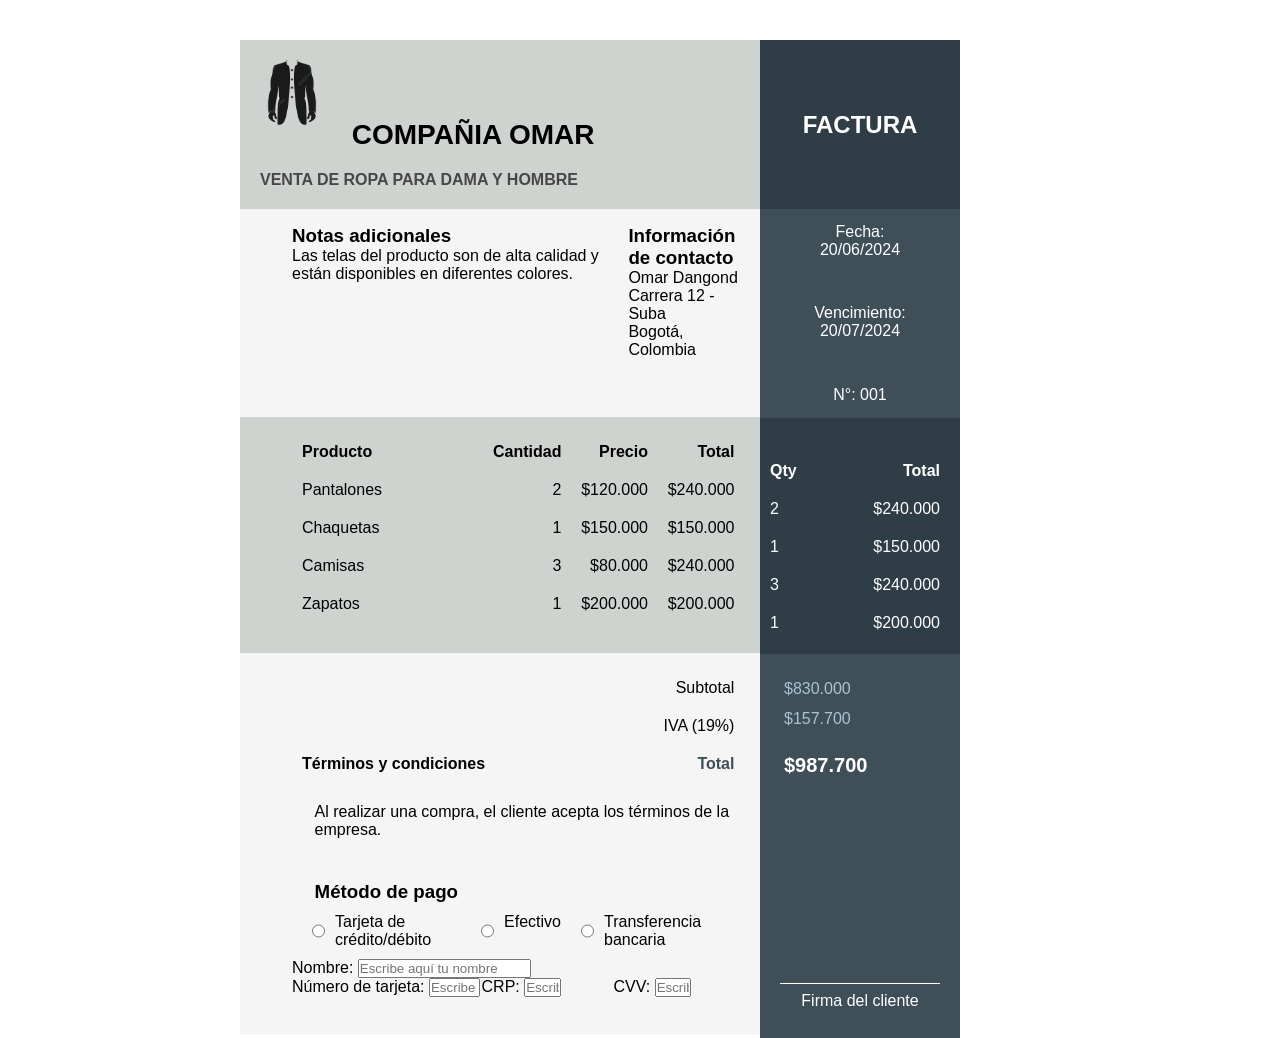
<file: factura/index.html>
<!DOCTYPE html>
<html lang="es">

<head>
    <!-- Configuración básica del documento -->
    <meta charset="UTF-8">
    <meta name="viewport" content="width=device-width, initial-scale=1.0">
    <title>Factura</title>

    <!-- Enlace al archivo CSS -->
    <link rel="stylesheet" href="estilos.css">
</head>

<body>

    <!-- Contenedor principal de la factura -->
    <div class="contenedor">

        <!-- LADO IZQUIERDO -->
        <div class="izquierda-box">

            <!-- ENCABEZADO DE LA EMPRESA -->
            <div class="encabezado">
                <!-- Título con logo -->
                <h1 class="titulo">
                    <img
                        src="imagen/pngtree-suit-clothing-store-logo-design-inspiration-png-image_3644596-Photoroom.png">
                    COMPAÑIA OMAR
                </h1>

                <!-- Subtítulo -->
                <h3 class="subtitulo">VENTA DE ROPA PARA DAMA Y HOMBRE</h3>
            </div>

            <!-- SECCIÓN MEDIA (NOTAS + CONTACTO) -->
            <div class="mitad">

                <!-- Notas -->
                <div>
                    <h3>Notas adicionales</h3>
                    <p>Las telas del producto son de alta calidad y están disponibles en diferentes colores.</p>
                </div>

                <!-- Información de contacto -->
                <div>
                    <h3>Información de contacto</h3>
                    <p>Omar Dangond</p>
                    <p>Carrera 12 - Suba</p>
                    <p>Bogotá, Colombia</p>
                </div>
            </div>

            <!-- TABLA DE PRODUCTOS -->
            <div class="tabla-productos">

                <!-- Encabezado de tabla -->
                <div class="header-row">
                    <div class="celda1">Producto</div>
                    <div class="celda2">Cantidad</div>
                    <div class="celda3">Precio</div>
                    <div class="celda4">Total</div>
                </div>

                <!-- Filas de productos -->
                <div class="fila-producto">
                    <div class="celda1">Pantalones</div>
                    <div class="celda2">2</div>
                    <div class="celda3">$120.000</div>
                    <div class="celda4">$240.000</div>
                </div>

                <div class="fila-producto">
                    <div class="celda1">Chaquetas</div>
                    <div class="celda2">1</div>
                    <div class="celda3">$150.000</div>
                    <div class="celda4">$150.000</div>
                </div>

                <div class="fila-producto">
                    <div class="celda1">Camisas</div>
                    <div class="celda2">3</div>
                    <div class="celda3">$80.000</div>
                    <div class="celda4">$240.000</div>
                </div>

                <div class="fila-producto">
                    <div class="celda1">Zapatos</div>
                    <div class="celda2">1</div>
                    <div class="celda3">$200.000</div>
                    <div class="celda4">$200.000</div>
                </div>

            </div>
            <!-- SEPARADOR DE PRODUCTOS Y TOTALES -->
            <div class="parte-final">
                <div class="tabla-totales">
                    <div class="fila-producto">
                        <div class="celda4">
                            <p>Subtotal</p>
                        </div>
                    </div>
                        <div class="fila-producto">
                        <div class="celda4">
                            <p>IVA (19%)</p>
                        </div>
                    </div>
                </div>
            <div class="separador">

                <div class="fila-producto">
                    <div class="celda1">
                        <p>Términos y condiciones</p>
                    </div>
                </div>
                <div class="fila-producto">
                    <div class="celda4">
                        <p class="gris">Total</p>
                    </div>
                </div>
            </div>
            <!-- PIE MEDIO (TÉRMINOS Y PAGO) -->
            <div class="piemedio">
            <p>Al realizar una compra, el cliente acepta los términos de la empresa.</p>
            <br>
            <h3>Método de pago</h3>
            </div>
            <div class="pagos-boton">
                <input type="radio" id="tarjeta" name="pago" value="tarjeta">
                <label for="tarjeta">Tarjeta de crédito/débito</label><br>
                <input type="radio" id="efectivo" name="pago" value="efectivo">
                <label for="efectivo">Efectivo</label><br>
                <input type="radio" id="transferencia" name="pago" value="transferencia">
                <label for="transferencia">Transferencia bancaria</label>
            </div>    
            <div class="nombre-cliente">
                <form>
                <label for="nombre">Nombre:</label>
                <input type="text" id="nombre" name="usuario_nombre" placeholder="Escribe aquí tu nombre">
                </form>
            </div>   
            <div class="nombre-card">
                    <form>
                    <label for="card">Número de tarjeta:</label>
                <input type="text" id="card" name="usuario_card" placeholder="Escribe aquí tu número de tarjeta">
                </form>
                <form>
                <label for="fecha">CRP:</label>
                <input type="text" id="fecha" name="usuario_fecha" placeholder="Escribe aquí la fecha de vencimiento">
                </form>
                <form>
                <label for="cvv">CVV:</label>
                <input type="text" id="cvv" name="usuario_cvv" placeholder="Escribe aquí el CVV">
                </form>
            </div>
        </div>
    </div>
    <!-- LADO DERECHO -->
    <div class="derecha-box">

        <!-- Título de la factura -->
        <h2 class="titulo-factura">FACTURA</h2>

        <!-- Fechas -->
        <div class="fechas">

            <p>Fecha: <br>20/06/2024</p>
            <br>
            <p>Vencimiento: <br>20/07/2024</p>
            <br>
            <p>N°: 001</p>
        </div>

        <!-- RESUMEN DE PRODUCTOS -->
        <div class="resumen-productos">

            <!-- Encabezado -->
            <div class="header-row">
                <span>Qty</span>
                <span>Total</span>
            </div>

            <!-- Items -->
            <div class="fila-producto">
                <div class="celda1">2</div>
                <div class="celda2">$240.000</div>
            </div>

            <div class="fila-producto">
                <div class="celda1">1</div>
                <div class="celda2">$150.000</div>
            </div>

            <div class="fila-producto">
                <div class="celda1">3</div>
                <div class="celda2">$240.000</div>
            </div>

            <div class="fila-producto">
                <div class="celda1">1</div>
                <div class="celda2">$200.000</div>
            </div>

        </div>

        <!-- TOTALES -->
        <div class="totales">

            <div class="totales-header">
                <p class="celda1">$830.000</p>
            </div>

            <div class="totales-header">
                <p class="celda1">$157.700</p>
            </div>

            <!-- Total final -->
            <div class="total-final">
                <p div="celda1">$987.700</p>
            </div>

        </div>

        <!-- Firma -->
        <div class="firma">
            <p class="raya"></p>
            <p>Firma del cliente</p>
        </div>

    </div>

    </div>

</body>

</html>
</file>
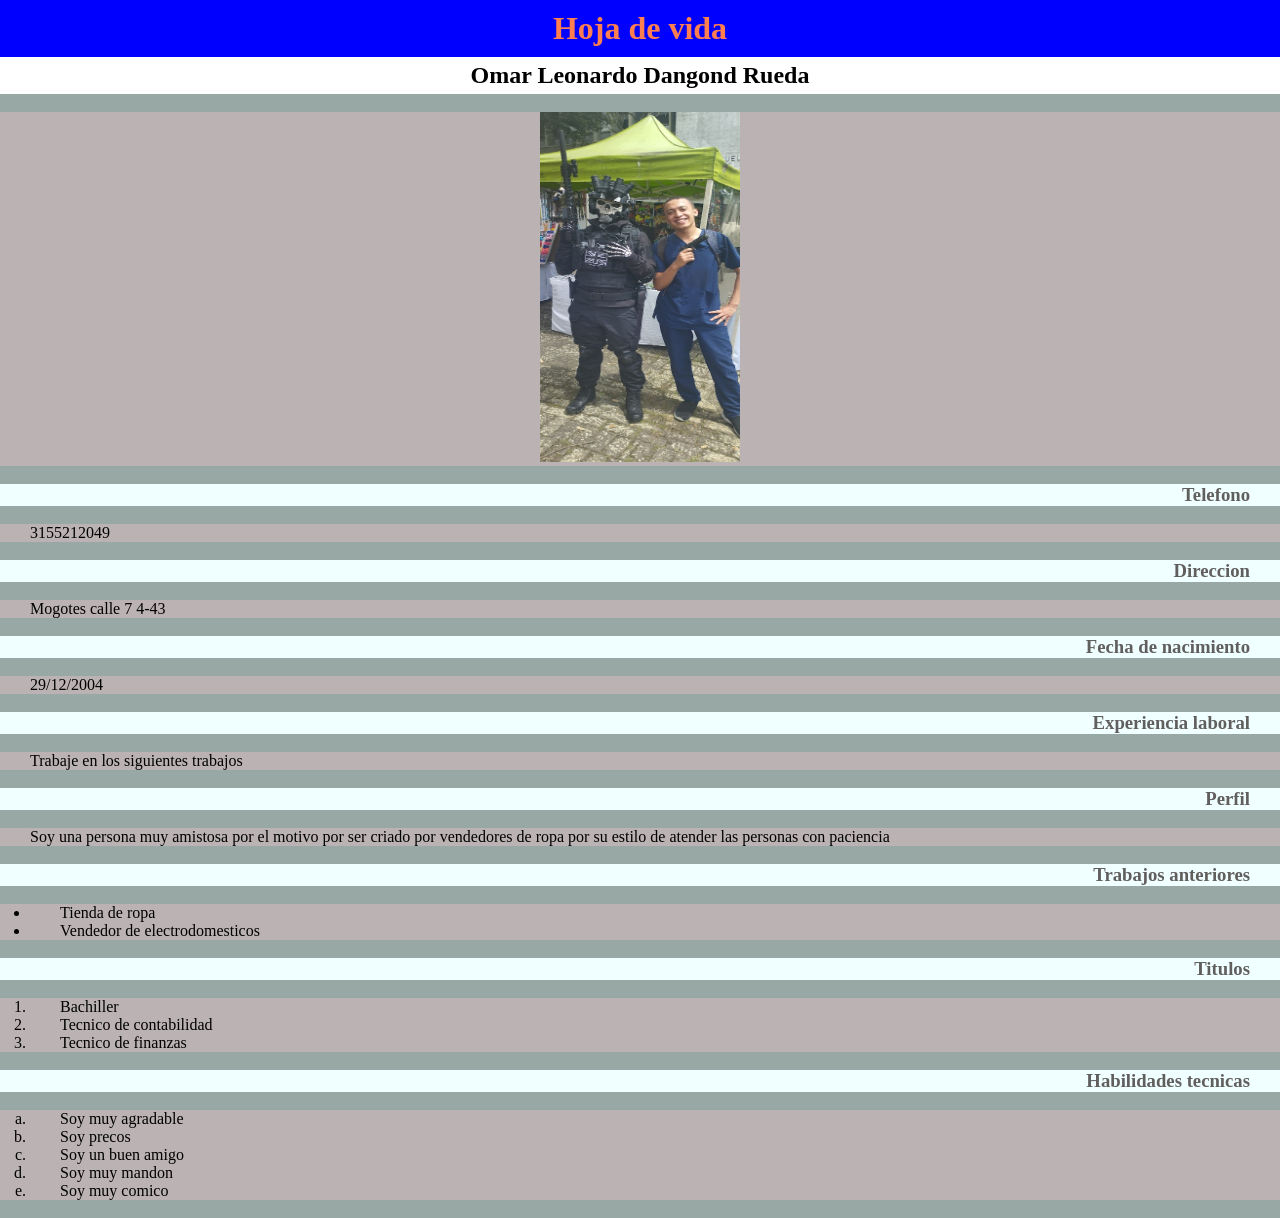
<file: hoja de vida/index.html>
<!DOCTYPE html>
<html lang="en">
<head>
    <meta charset="UTF-8">
    <meta name="viewport" content="width=device-width, initial-scale=1.0">
    <title>Perfil de Omar Leonardo Dangond Rueda</title>
</head>
<body>
    <h1>Hoja de vida</h1>
    <h2 id="yo">Omar Leonardo Dangond Rueda</h2>
    <p class="guion"><br></p>
    <p class="center"><img src="./fotos/IMG_20240830_133854.jpg" ></p>
    <p class="guion"><br></p>
    <h3 class="titulo">Telefono</h3>
    <p class="guion"><br></p>
    <p>3155212049<br></p>
    <p class="guion"><br></p>
    <h3 class="titulo">Direccion</h3>
    <p class="guion"><br></p>
    <p>Mogotes calle 7 4-43<br></p>
    <p class="guion"><br></p>
    <h3 class="titulo">Fecha de nacimiento</h3>
    <p class="guion"><br></p>
    <p>29/12/2004<br></p>
    <p class="guion"><br></p>
    <h3 class="titulo">Experiencia laboral</h3>
    <p class="guion"><br></p>
    <p>Trabaje en los siguientes trabajos<br></p>
    <p class="guion"><br></p>
    <h3 class="titulo">Perfil</h3>
    <p class="guion"><br></p>
    <p>Soy una persona muy amistosa por el motivo por ser criado por vendedores de ropa por su estilo de atender las personas con paciencia<br></p>
    <p class="guion"><br></p>
<h3 class="titulo">Trabajos anteriores</h3>
<p class="guion"><br></p>
    <ul>
    <li>Tienda de ropa</li>
    <li>Vendedor de electrodomesticos</li>
</ul>
<p class="guion"><br></p>
<h3 class="titulo">Titulos</h3>
<p class="guion"><br></p>
<ol type="1" start="1">
    <li>Bachiller</li>
    <li>Tecnico de contabilidad</li>
    <li>Tecnico de finanzas</li>
</ol>
<p class="guion"><br></p>
<h3 class="titulo">Habilidades tecnicas</h3>
<p class="guion"><br></p>
<ol type="a" start="a">
        <li>Soy muy agradable</li>
        <li>Soy precos</li>
        <li>Soy un buen amigo</li>
        <li>Soy muy mandon</li>
        <li>Soy muy comico</li>
</ol>
<p class="guion"><br></p>
<style>
    *{
        margin: 0;
    }
    .titulo{
        color: rgb(97, 94, 94);
        font-family: Bodoni MT Black;
        background-color: azure;
        text-align: right;
        padding: 0 30px;
        
    }
    h1{
        text-align: center;
        color:coral;
        background-color: blue;
        padding: 10px;
    }
    .guion{
        background-color: rgb(151, 168, 165);
    }
    #yo{
        padding: 5px;
        text-align: center;
    }
    .center{
        text-align: center;
    }

    img{
        width: 200px;
        height: 350px;
    }
    p{
        font-family: "Cascadia Code SemiLight";
        background-color: rgb(187, 179, 179);
        padding: 0 30px;
    }
    ol,ul,li{
        font-family: "Cascadia Code SemiLight";
        background-color: rgb(187, 179, 179);
        padding: 0 30px;
    }
</style>
</body>
</html>
</file>
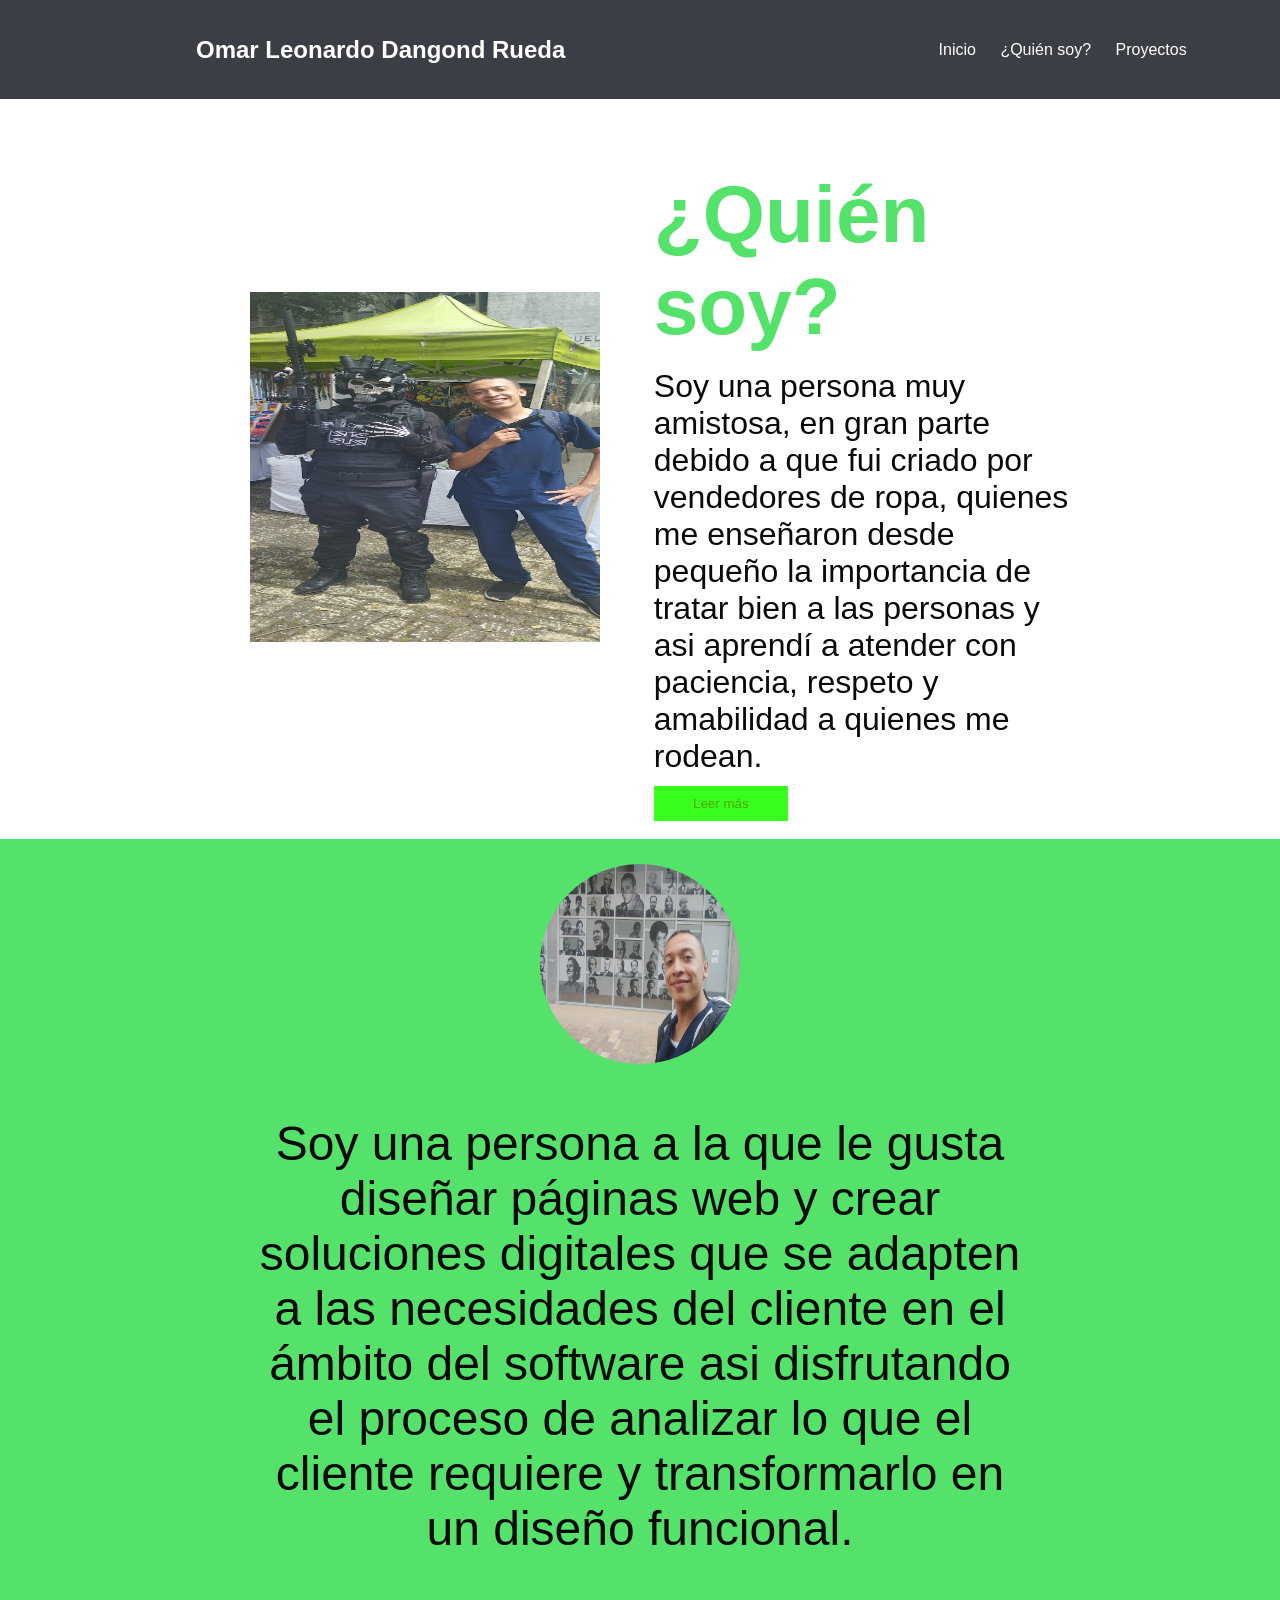
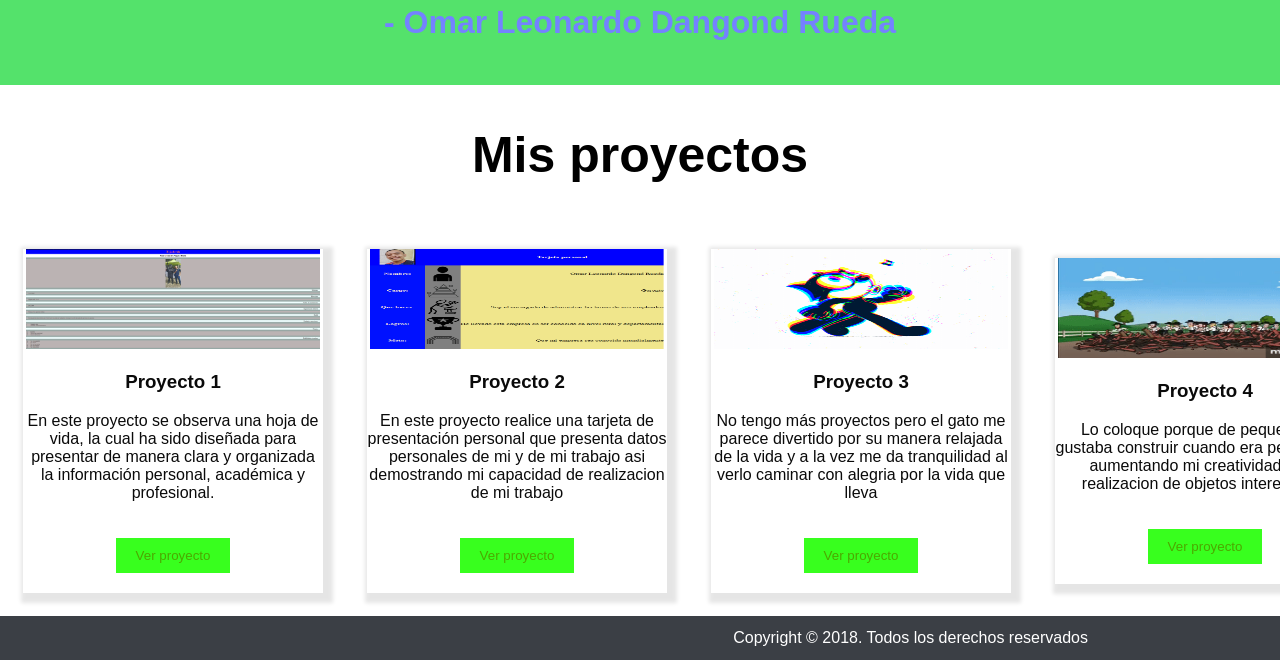
<file: PAGINA MARTES/index.html>
<!DOCTYPE html>
<html lang="es">

<head>
    <meta charset="UTF-8">
    <title>Portafolio</title>
    <style>
        /* Estilos generales */
        body {
            margin: 0;
            font-family: Arial;
        }

        /* Header y sus clases */
        header {
            background: #3b3f45;
            padding: 1%;
        }

        .width {
            width: 100%;
        }

        .nombre {
            padding: 0% 0% 0% 25%;
            color: white;
        }

        nav a {
            color: white;
            text-decoration: none;
            margin-left: 20px;
        }

        .vamos {
            padding: 0% 0% 0% 34%;
        }

        /* Sección Inicio */
        .inicio {
            width: 70%;
            text-align: left;
            padding: 0% 19% 0% 19%;
        }

        .perfilv {
            width: 350px;
            height: 350px;
            margin: 0 auto;
            padding: 10% 1%;
        }

        .inicio h1 {
            margin-bottom: 15px;
            padding: 0% 10%;
            font-size:500%;
            color:#54e26b;
        }

        .inicio p {
            margin: 0% 10%;
            font-size: 200%;
        }

        .inicio button {
            width: 25%;
            margin: 2% 10%;
            text-align: center;
            margin-bottom: 15px;
        }

        /* Sección Perfil */
        .perfil {
            background-color: #54e26b;
            color: rgb(116, 130, 255);
            text-align: center;
            padding: 2% 20% 1px 20%;
            font-size: 100%;
        }

        .perfil h4 {
            padding: 0% 10%;
            font-size: 200%;
        }

        .circulo {
            width: 200px;
            height: 200px;
            border-radius: 50%;
        }

        .letra {
            font-size: 300%;
        }

        /* Sección Proyectos */
        .proyectos {
            text-align: center;
        }

        .proy {
            font-size: 50px;
        }

        .pend {
            margin: auto ;
        }

        .card {
            width: 300px;
            padding: 0% 0% 0% 0%;
            margin: 20px;
            border-color: #40453b07;
            box-shadow: 4px 4px 4px 6px rgba(0, 0, 0, 0.1);
        }
        .card img {
            width: 98%;
            height: 100px;
        }
        .imagenesp {
            width: 900px;
            height: 100px;
        }

        /* Elementos compartidos */
        button {
            background-color: #38ff1e;
            color: rgb(76, 168, 0);
            border: none;
            padding: 10px 20px;
            margin: 20px 0%;
        }

        p, h3 {
            color: rgb(10, 10, 10);
        }

        /* Footer */
        .pie {
            text-align: right;
            background-color: #3b3f45;
            color: rgb(255, 255, 255);
            margin: auto;
            padding: 1% 15% 1% 0%;
        }
    </style>
</head>

<body>

    <header>
        <table class="width">
            <tr>
                <td>
                    <h2 class="nombre">Omar Leonardo Dangond Rueda</h2>
                </td>
                <td>
                    <nav>
                        <div class="vamos">
                            <a href="#">Inicio</a>
                            <a href="#">¿Quién soy?</a>
                            <a href="#">Proyectos</a>
                        </div>
                    </nav>
                </td>
            </tr>
        </table>
    </header>

    <section class="inicio">
        <table>
            <tr>
                <td>
                    <img src="fotos/IMG_20240830_133854.jpg" class="perfilv">
                </td>
                <td>
                    <h1>¿Quién soy?</h1>
                    <p>Soy una persona muy amistosa, en gran parte debido a que fui criado por vendedores de ropa, quienes me enseñaron desde pequeño la importancia de tratar bien a las personas y asi aprendí a atender con paciencia, respeto y amabilidad a quienes me rodean.</p>
                    <button>Leer más</button>
                </td>
            </tr>
        </table>
    </section>

    <section class="perfil">
        <img src="fotos/IMG_20240830_070056.jpg" class="circulo">
        <p class="letra">
            Soy una persona a la que le gusta diseñar páginas web y crear soluciones digitales que se adapten a las necesidades del cliente en el ámbito del software asi disfrutando el proceso de analizar lo que el cliente requiere y transformarlo en un diseño funcional.
        </p>
        <h4>- Omar Leonardo Dangond Rueda</h4>
    </section>

    <section class="proyectos">
        <h2 class="proy">Mis proyectos</h2>
        <table class="pend">
            <tr>
                <td>
                    <div class="card">
                        <img src="./fotos/leo.png" class="imagenesp">
                        <h3>Proyecto 1</h3>
                        <p>En este proyecto se observa una hoja de vida, la cual ha sido diseñada para presentar de manera clara y organizada la información personal, académica y profesional.</p>
                        <button>Ver proyecto</button>
                    </div>
                </td>
                <td>
                    <div class="card">
                        <img src="./fotos/Captura de pantalla 2026-03-10 073727.png" class="imagenesp">
                        <h3>Proyecto 2</h3>
                        <p>En este proyecto realice una tarjeta de presentación personal que presenta datos personales de mi y de mi trabajo asi demostrando mi capacidad de realizacion de mi trabajo</p>
                        <button>Ver proyecto</button>
                    </div>
                </td>
                <td>
                    <div class="card">
                        <img src="./fotos/5eeea355389655.59822ff824b72.gif" class="imagenesp">
                        <h3>Proyecto 3</h3>
                        <p>No tengo más proyectos pero el gato me parece divertido por su manera relajada de la vida y a la vez me da tranquilidad al verlo caminar con alegria por la vida que lleva</p>
                        <button>Ver proyecto</button>
                    </div>
                </td>
                <td>
                    <div class="card">
                        <img src="./fotos/mN5que.gif" class="imagenesp">
                        <h3>Proyecto 4</h3>
                        <p>Lo coloque porque de pequeño me gustaba construir cuando era pequeño asi aumentando mi creatividad en la realizacion de objetos interesantes</p>
                        <button>Ver proyecto</button>
                    </div>
                </td>
            </tr>
        </table>
    </section>

    <footer>
        <p class="pie">Copyright © 2018. Todos los derechos reservados</p>
    </footer>

</body>
</html>
</file>
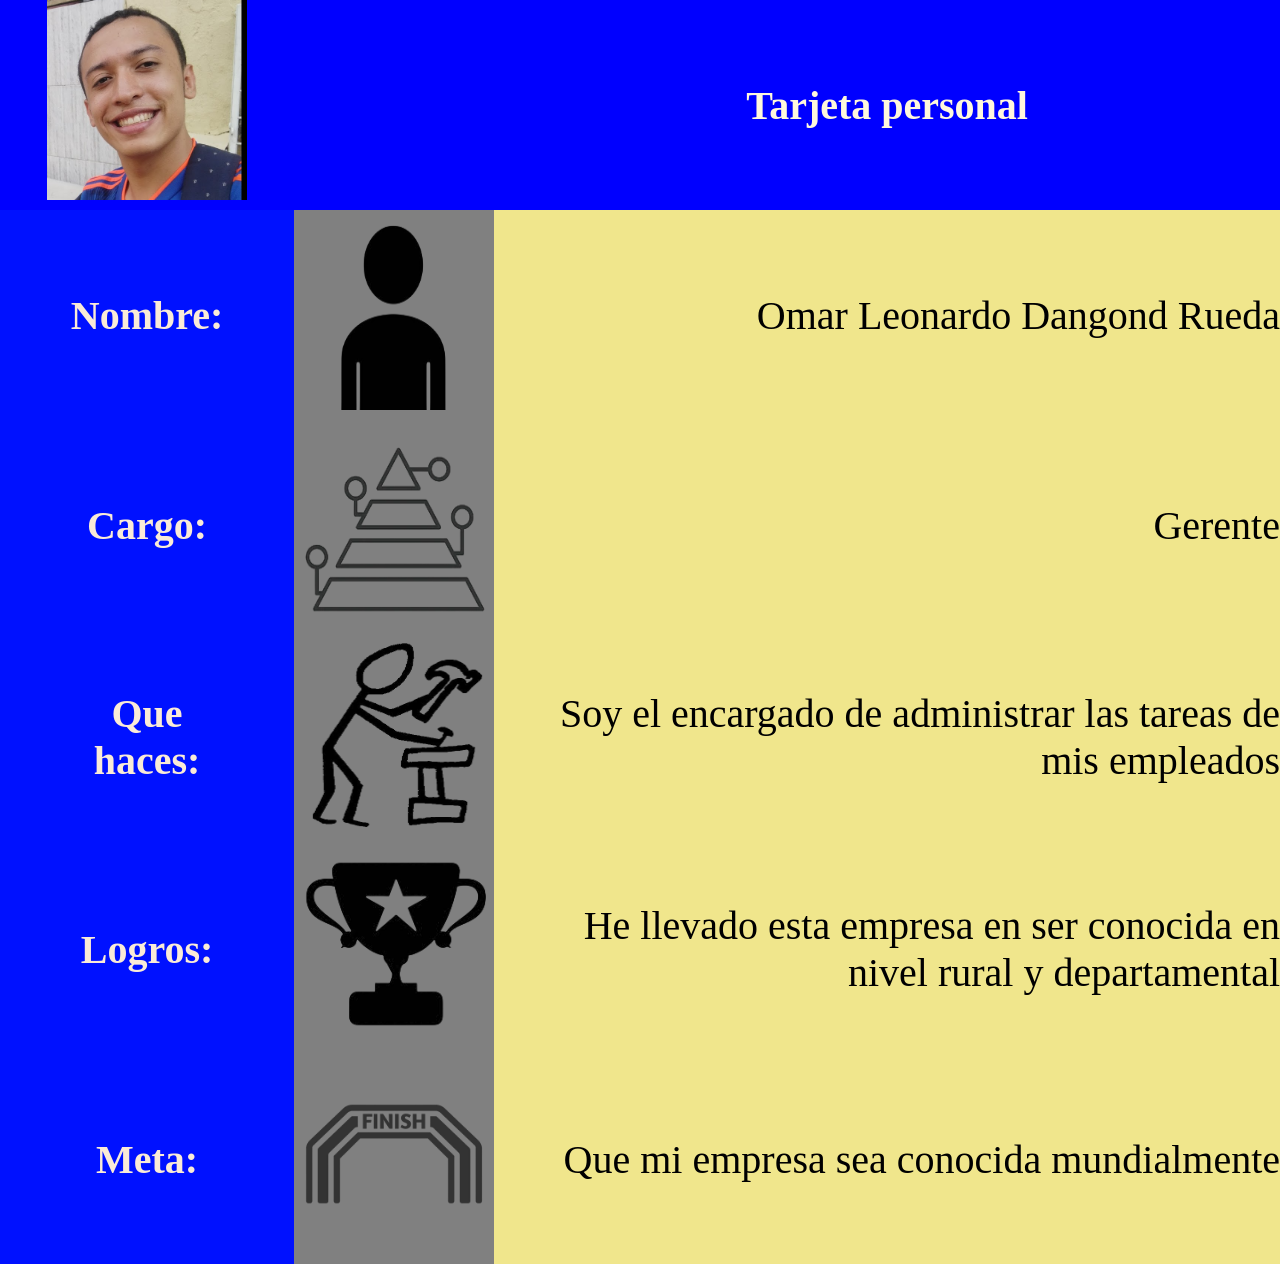
<file: Tarjeta de presentacion/index.html>
<!DOCTYPE html>
<html lang="en">
<head>
    <meta charset="UTF-8">
    <meta name="viewport" content="width=device-width, initial-scale=1.0">
    <title>tarjeta perfil personal</title>
</head>
<body>
    <section>
    <p>
    <table>
        <thead>
            <tr>
                <th id="mundialmente"><img src="./fotos/Captura de pantalla 2026-03-03 072648.png"> </th>
                <td id="mundialmente"></td>
                <th id="mundialmente">Tarjeta personal</th>
            </tr>
        </thead>
        <tbody>
            <tr>
                <th class="Titulos">Nombre:</th>
                <td class="img"><img src="./fotos/Captura de pantalla 2026-03-03 093118-Photoroom.png"></td>
                <td class="letra">Omar Leonardo Dangond Rueda</td>
            </tr>
            <tr>
                <th class="Titulos">Cargo:</th>
                <td class="img"><img src="./fotos/Captura de pantalla 2026-03-03 095112-Photoroom.png"></td>
                <td class="letra">Gerente</td>
            </tr>
            <tr>
                <th class="Titulos">Que haces:</th>
                <td class="img"><img src="./fotos/69146d4d-8f34-4fe9-b684-43edb9dcb397image3-Photoroom.png"></td>
                <td class="letra">Soy el encargado de administrar las tareas de mis empleados</td>
            </tr>
            <tr>
                <th class="Titulos" id="a">Logros:</th>
                <td class="img"><img src="./fotos/images-Photoroom.png"></td>
                <td class="letra">He llevado esta empresa en ser conocida en nivel rural y departamental</td>
            </tr>
            <tr>
                <th class="Titulos" id="Omar">Meta:</th>
                <td class="img"><img src="./fotos/black-and-white-icon-finish-line-vector-Photoroom.png"></td>
                <td class="letra">Que mi empresa sea conocida mundialmente</td>
            </tr>
        </tbody>
    </table>
    </p>
    </section>
<style>
    *{
        padding: 0;
        margin: 0;
        font-size: 40px;
    }
    
    img{
        width: 200px;
        height: 200px;
    }
    #mundialmente{
        background-color: blue;
        color: cornsilk;
        text-align: center;
    }
    table {
    border-collapse:collapse; 
    background-color: gray;
}
    table, th, td {
    border: 2px transparent
}
.Titulos{
    color:antiquewhite;
    background-color: rgb(0, 17, 255);
    padding: 60px;
}
.letra{
    background-color: khaki;
    text-align: right;
}

</style>
</body>
</html>
</file>
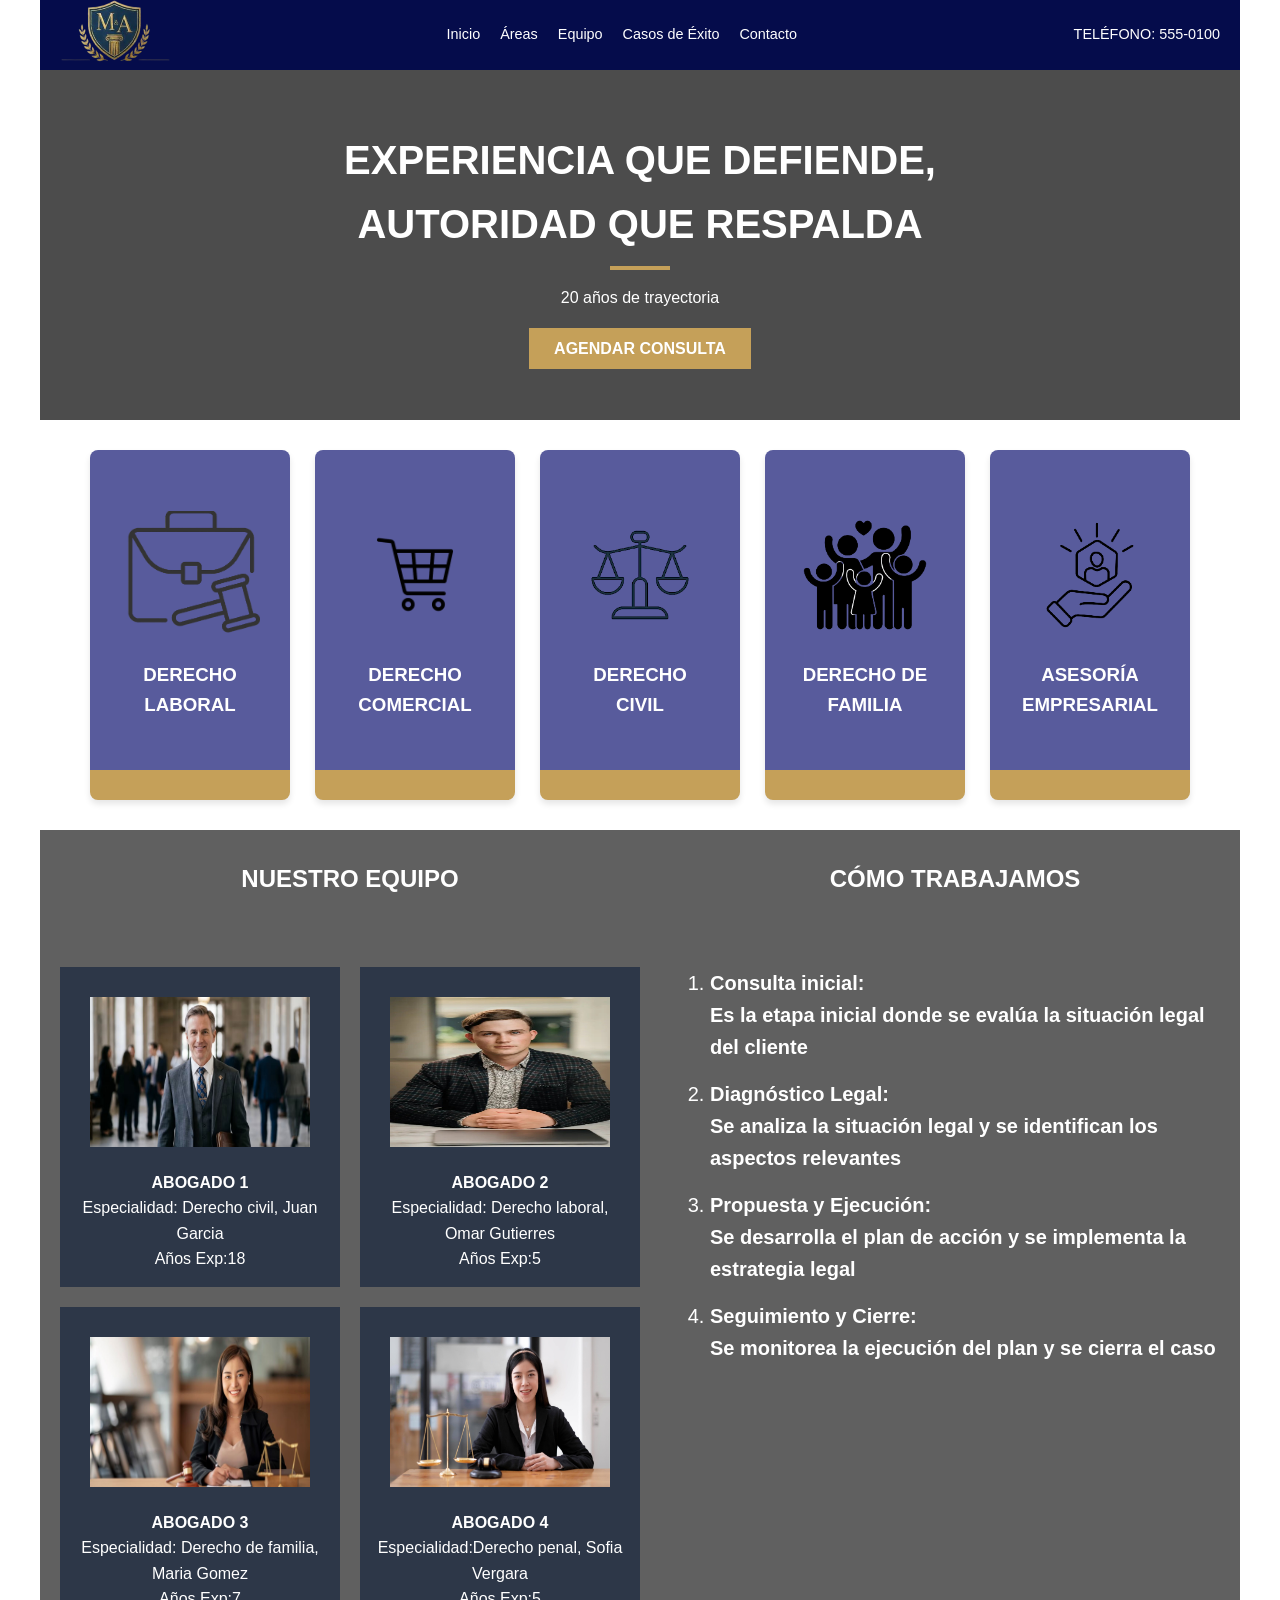
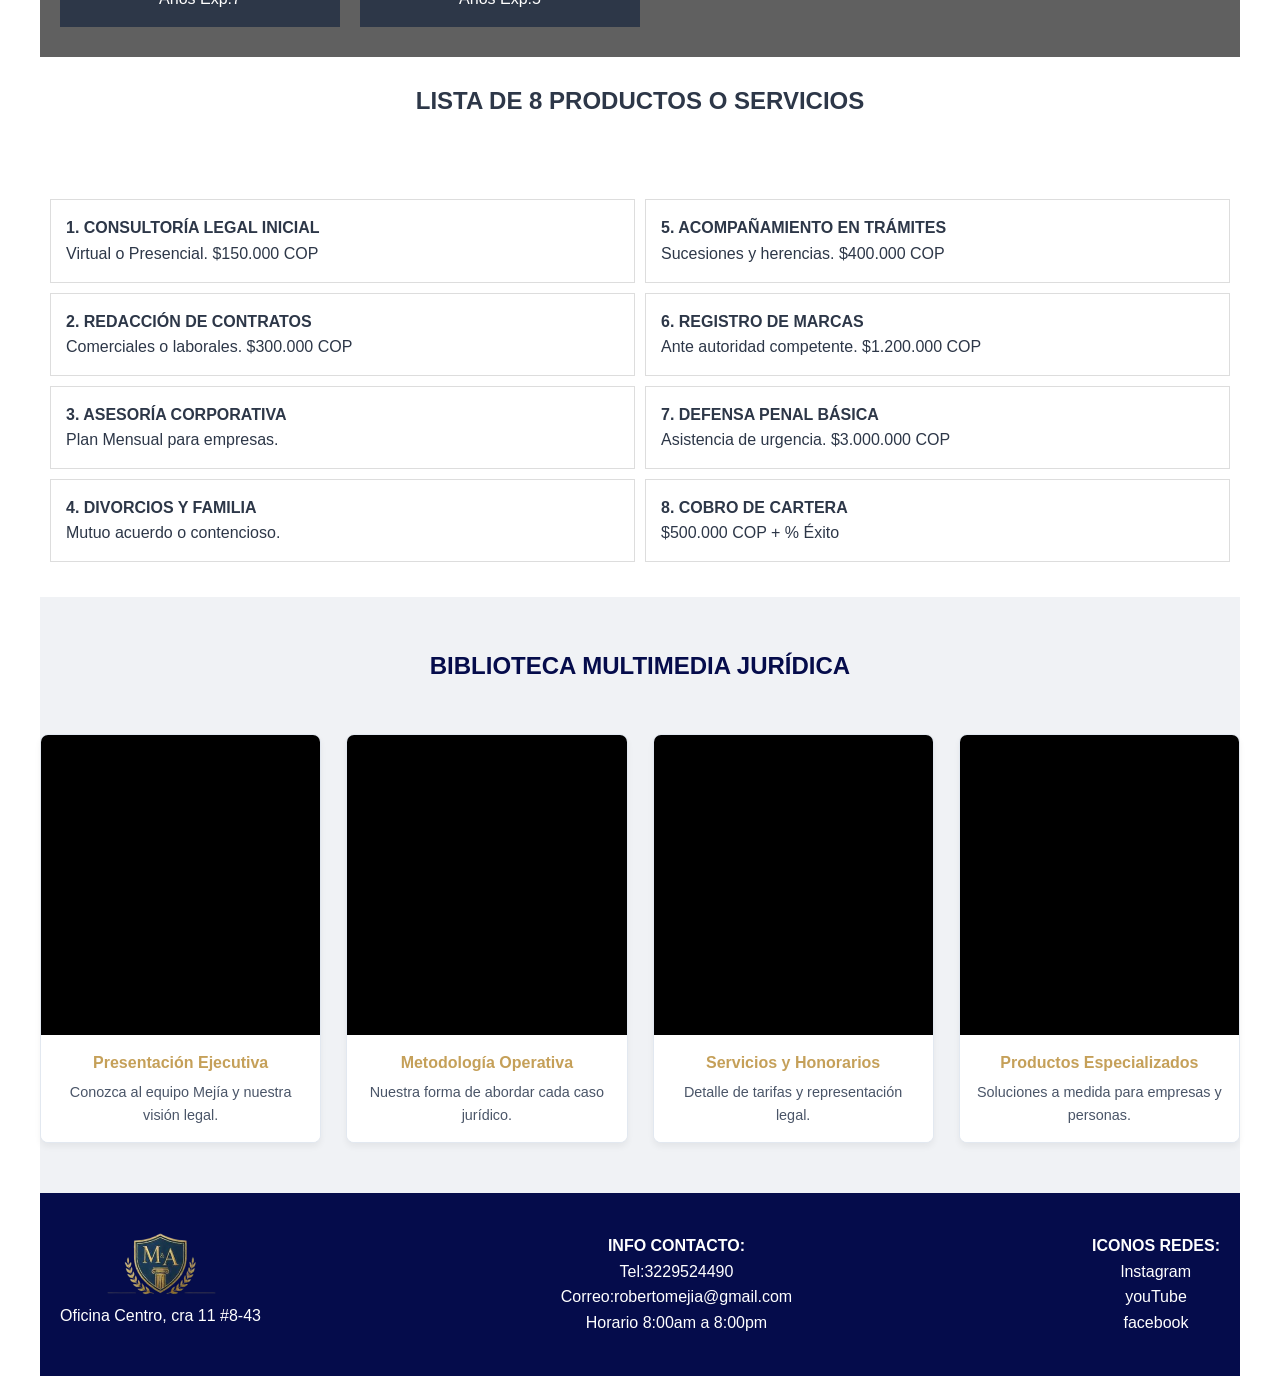
<file: trabajo/index.html>
<!DOCTYPE html>
<html lang="es">
<head>
    <meta charset="UTF-8">
    <meta name="viewport" content="width=device-width, initial-scale=1.0">
    <title>Mejía & Asociados | Estudio Jurídico</title>
    <link rel="stylesheet" href="estilos.css">
    <!-- Iconos para cumplir con el diseño del boceto -->
    <link href="imagenes/WhatsApp Image 2026-05-26 at 9.48.44 AM-Photoroom (1).png" rel="icon">
</head>
<body>

    <!-- 3. ENCABEZADO (Layout: Flexbox H) -->
    <head class="encabezado">
        <div class="contenedor barra-superior">
            <div class="logotipo">
                <i class="fa-solid fa-shield-halved"></i>
                <img src="imagenes/WhatsApp Image 2026-05-26 at 9.48.44 AM-Photoroom (1).png" alt="Logotipo">
            </div>
            <nav class="menu-navegacion">
                <a href="#">Inicio</a>
                <a href="#areas">Áreas</a>
                <a href="#equipo">Equipo</a>
                <a href="#servicios">Casos de Éxito</a>
                <a href="#contacto">Contacto</a>
            </nav>
            <div class="telefono-cabecera">
                TELÉFONO: 555-0100
            </div>
        </div>
    </head>

    
    <!-- 1. PRESENTACIÓN PRINCIPAL (Layout: Flexbox Col) -->
    <section class="presentacion-principal">
        <div class="contenedor-texto">
            <h1 class="titulo-grande">EXPERIENCIA QUE DEFIENDE, AUTORIDAD QUE RESPALDA</h1>
            <p class="subtitulo">20 años de trayectoria</p>
            <br>
            <a href="#contacto" class="boton-accion">AGENDAR CONSULTA</a>
        </div>
    </section>

    <!-- 2. ÁREAS DE PRÁCTICA (Layout: CSS Grid) -->
    <section id="areas" class="seccion-areas contenedor">
        <div class="cuadricula-areas">
            <div class="tarjeta-area">
                <i class="fa-solid fa-briefcase"></i>
                <img src="imagenes/derecho trabajo-Photoroom.png">
                <h3>DERECHO LABORAL</h3>
            </div>
            <div class="tarjeta-area">
                <i class="fa-solid fa-building"></i>
                <img src="imagenes/istockphoto-1987775073-612x612-Photoroom.png" alt="Derecho Comercial">
                <h3>DERECHO COMERCIAL</h3>
            </div>
            <div class="tarjeta-area">
                <i class="fa-solid fa-gavel"></i>
                <img src="imagenes/download-Photoroom.png" alt="Derecho Civil">
                <h3>DERECHO CIVIL</h3>
            </div>
            <div class="tarjeta-area">
                <i class="fa-solid fa-people-roof"></i>
                <img src="./imagenes/1.png" alt="Derecho de Familia">
                <h3>DERECHO DE FAMILIA</h3>
            </div>
            <div class="tarjeta-area">
                <i class="fa-solid fa-chart-line"></i>
                <img src="imagenes/2.png" alt="Derecho Tributario">
                <h3>ASESORÍA EMPRESARIAL</h3>
            </div>
        </div>
    </section>

    <!-- 4. EQUIPO & CÓMO TRABAJAMOS (Layout: CSS Grid 2-Col) -->
    <section id="equipo" class="seccion-equipo-proceso">
        <div class="contenedor cuadricula-equipo">
            <!-- Columna Equipo -->
            <div class="columna-equipo">
                <h2 class="titulo-seccion">NUESTRO EQUIPO</h2>
                <div class="grid-fotos">
                    <div class="foto-perfil">
                        <img src="imagenes/abogado1.jpeg" alt="Abogado" class="foto-perfil">
                        <h4>ABOGADO 1</h4>
                        <p>Especialidad: Derecho civil, Juan Garcia <br> Años Exp:18</p>
                    </div>
                    <div class="foto-perfil">
                        <img src="imagenes/abogado2.jpeg" alt="Abogado" class="foto-perfil">
                        <h4>ABOGADO 2</h4>
                        <p>Especialidad:  Derecho laboral, Omar Gutierres <br> Años Exp:5</p>
                    </div>
                    <div class="foto-perfil">
                        <img src="imagenes/abogado3.jpeg" alt="Abogado" class="foto-perfil">
                        <h4>ABOGADO 3</h4>
                        <p>Especialidad: Derecho de familia, Maria Gomez <br> Años Exp:7</p>
                    </div>
                    <div class="foto-perfil">
                        <img src="imagenes/abogado4.jpeg" alt="Abogado" class="foto-perfil">
                        <h4>ABOGADO 4</h4>
                        <p>Especialidad:Derecho penal, Sofia Vergara<br> Años Exp:5</p>
                    </div>
                </div>
            </div>
            <!-- Columna Proceso -->
            <div class="columna-proceso">
                <h2 class="titulo-seccion">CÓMO TRABAJAMOS</h2>
                <ol class="lista-proceso">
                    <li><strong>Consulta inicial:<br> Es la etapa inicial donde se evalúa la situación legal del cliente</strong></li>
                    <li><strong>Diagnóstico Legal:<br> Se analiza la situación legal y se identifican los aspectos relevantes</strong></li>
                    <li><strong>Propuesta y Ejecución:<br> Se desarrolla el plan de acción y se implementa la estrategia legal</strong></li>
                    <li><strong>Seguimiento y Cierre:<br> Se monitorea la ejecución del plan y se cierra el caso</strong></li>
                </ol>
            </div>
        </div>
    </section>

    <!-- 5. LISTA DE SERVICIOS (Layout: CSS Grid 2-Col) -->
    <section id="servicios" class="seccion-servicios contenedor">
        <h2 class="titulo-seccion">LISTA DE 8 PRODUCTOS O SERVICIOS</h2>
        <div class="cuadricula-servicios">
            <div class="item-servicio">
                <h4>1. CONSULTORÍA LEGAL INICIAL</h4>
                <p>Virtual o Presencial. $150.000 COP</p>
            </div>
            <div class="item-servicio">
                <h4>5. ACOMPAÑAMIENTO EN TRÁMITES</h4>
                <p>Sucesiones y herencias. $400.000 COP</p>
            </div>
            <div class="item-servicio">
                <h4>2. REDACCIÓN DE CONTRATOS</h4>
                <p>Comerciales o laborales. $300.000 COP</p>
            </div>
            <div class="item-servicio">
                <h4>6. REGISTRO DE MARCAS</h4>
                <p>Ante autoridad competente. $1.200.000 COP</p>
            </div>
            <div class="item-servicio">
                <h4>3. ASESORÍA CORPORATIVA</h4>
                <p>Plan Mensual para empresas.</p>
            </div>
            <div class="item-servicio">
                <h4>7. DEFENSA PENAL BÁSICA</h4>
                <p>Asistencia de urgencia. $3.000.000 COP</p>
            </div>
            <div class="item-servicio">
                <h4>4. DIVORCIOS Y FAMILIA</h4>
                <p>Mutuo acuerdo o contencioso.</p>
            </div>
            <div class="item-servicio">
                <h4>8. COBRO DE CARTERA</h4>
                <p>$500.000 COP + % Éxito</p>
            </div>
        </div>
    </section>

<section id="videos" class="seccion-videos contenedor">
    <!-- Título que usará un pseudo-elemento en el CSS -->
    <h2 class="titulo-seccion">BIBLIOTECA MULTIMEDIA JURÍDICA</h2>
    
    <div class="rejilla-videos">
        
        <!-- Tarjeta de Video 1 -->
        <article class="tarjeta-video">
            <div class="envoltorio-video">
                <!-- Usamos /preview para que Drive permita visualizarlo correctamente -->
                <iframe src="https://drive.google.com/file/d/1Z7eraKBK6NW_hJx6n7Cd0TlqE5UPVj6X/preview"  allow="autoplay" allowfullscreen></iframe>
            </div>
            <div class="caja-texto">
                <h4>Presentación Ejecutiva</h4>
                <p>Conozca al equipo Mejía y nuestra visión legal.</p>
            </div>
        </article>

        <!-- Tarjeta de Video 2 -->
        <article class="tarjeta-video">
            <div class="envoltorio-video">
                <iframe src="https://drive.google.com/file/d/1e0mCamGWp3Gqn96uoPJzqt2xFzs3ayfl/preview"  allow="autoplay" allowfullscreen></iframe>
            </div>
            <div class="caja-texto">
                <h4>Metodología Operativa</h4>
                <p>Nuestra forma de abordar cada caso jurídico.</p>
            </div>
        </article>

        <!-- Tarjeta de Video 3 -->
        <article class="tarjeta-video">
            <div class="envoltorio-video">
                <iframe src="https://drive.google.com/file/d/1erQF5re0F80fDydQLFx15hR5BzQQXwjg/preview" allow="autoplay" allowfullscreen></iframe>
            </div>
            <div class="caja-texto">
                <h4>Servicios y Honorarios</h4>
                <p>Detalle de tarifas y representación legal.</p>
            </div>
        </article>

        <!-- Tarjeta de Video 4 -->
        <article class="tarjeta-video">
            <div class="envoltorio-video">
                <iframe src="https://drive.google.com/file/d/1xYeALOtf0kchPM9nA60bSL13EDcpbLbx/preview" allow="autoplay" allowfullscreen></iframe>
            </div>
            <div class="caja-texto">
                <h4>Productos Especializados</h4>
                <p>Soluciones a medida para empresas y personas.</p>
            </div>
        </article>

    </div>
</section>
    <footer class="pie-pagina">
        <div class="contenedor barra-inferior">
            <div class="info-bloque">
                <strong><img src="imagenes/WhatsApp Image 2026-05-26 at 9.48.44 AM-Photoroom (1).png" alt="Logotipo"></strong>
                <p>Oficina Centro, cra 11 #8-43</p>
            </div>
            <div class="info-bloque">
                <strong>INFO CONTACTO:</strong>
                <p>Tel:3229524490<br>Correo:robertomejia@gmail.com<br>Horario 8:00am a 8:00pm</p>
            </div>
            <div class="info-bloque">
                <strong>ICONOS REDES:</strong>
                <p>lnstagram<br> youTube<br>facebook</p>
            </div>
        </div>
    </footer>
</body>
</html>
</file>
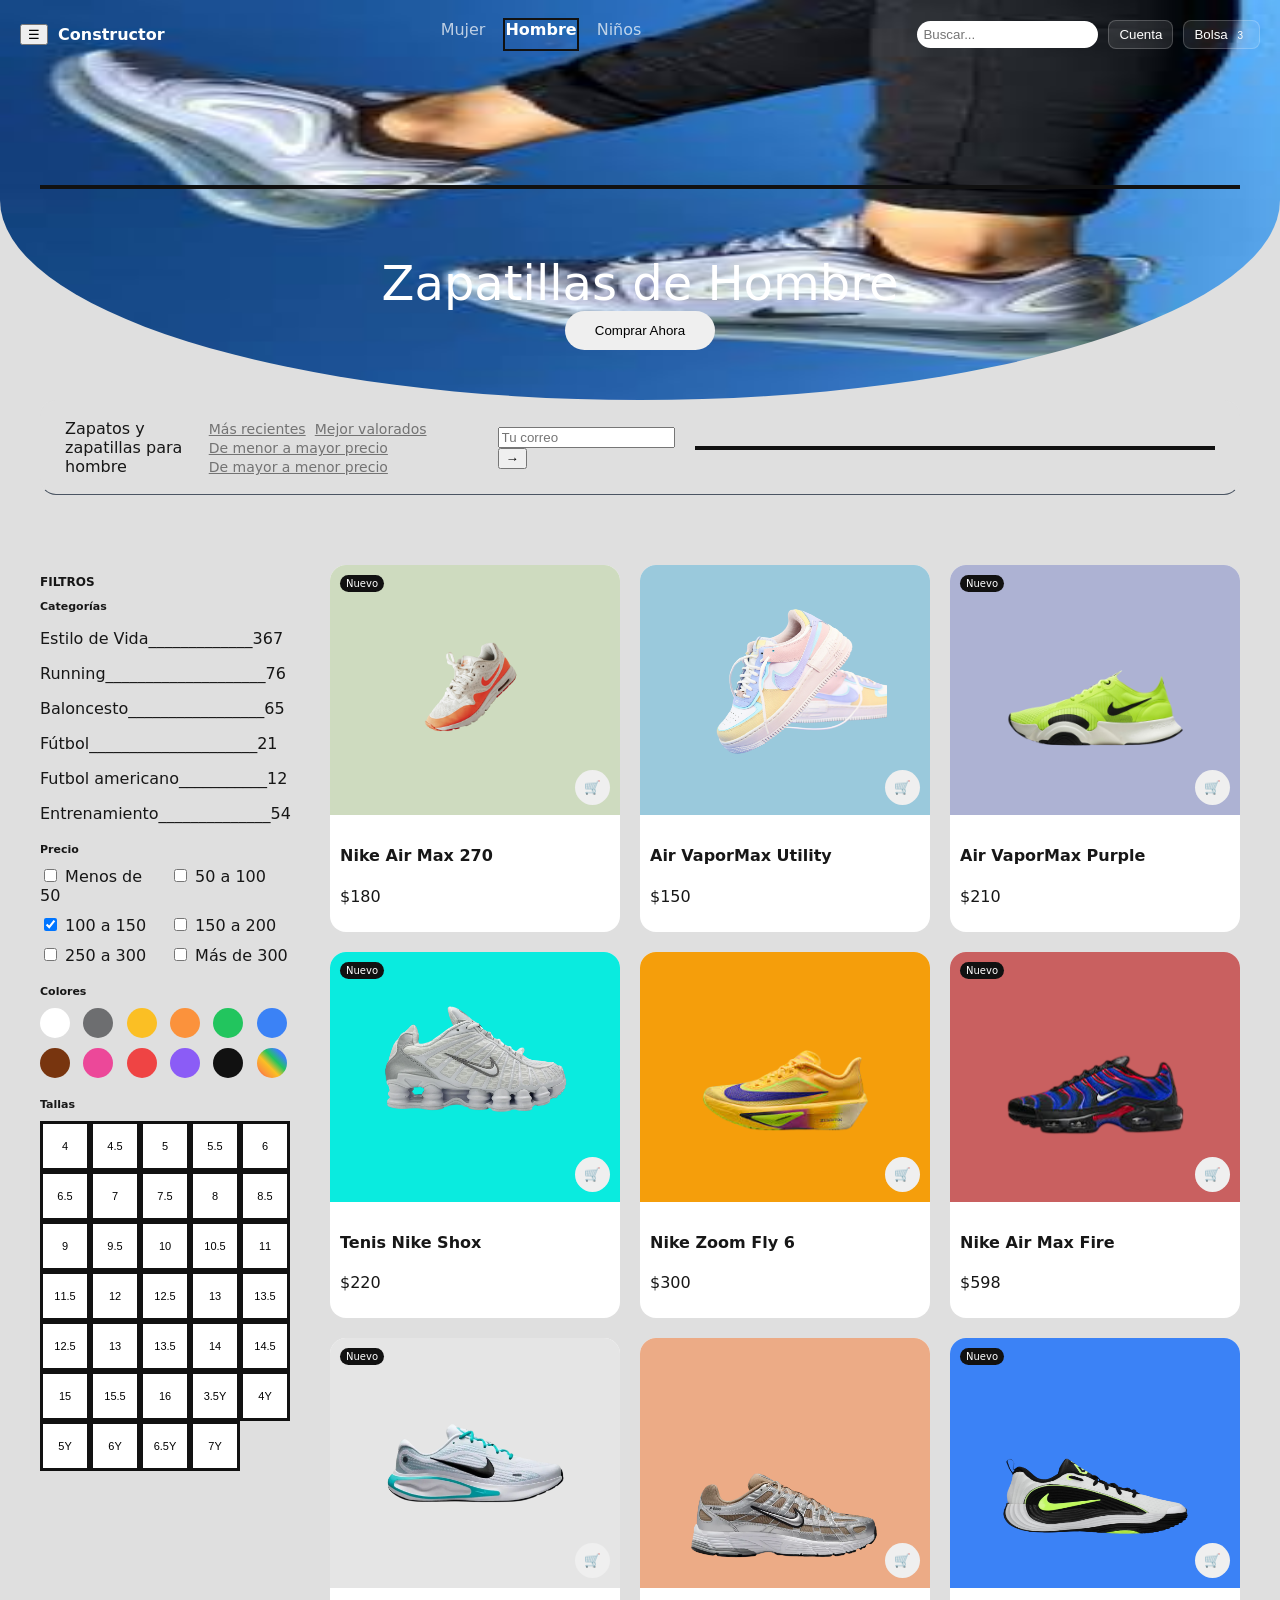
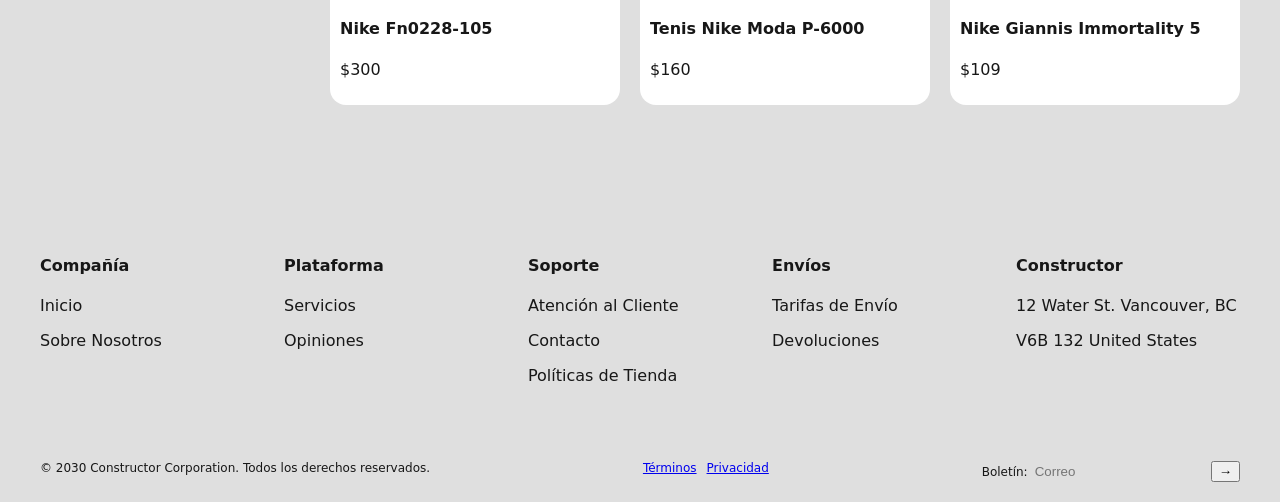
<file: zapatos/index.html>
<!doctype html>
<html lang="es">

<head>
    <meta charset="UTF-8" />
    <meta name="viewport" content="width=device-width, initial-scale=1.0" />
    <title>Constructor</title>

    <link rel="stylesheet" href="style.css" />
</head>

<body class="bg">
    <!-- HERO -->
    <header class="hero">
        <div class="nav">
            <div class="nav-left">
                <button class="btn-icon">☰</button>
                <span class="logo">Constructor</span>
            </div>

            <nav class="menu">
                <a href="#">Mujer</a>
                <a class="active" href="#">Hombre</a>
                <a href="#">Niños</a>
            </nav>

            <div class="nav-right">
                <input class="search" placeholder="Buscar..." />

                <button class="btn">Cuenta</button>
                <button class="btn cart">Bolsa <span>3</span></button>
            </div>
        </div>
        <br class="linea">
        <div class="arriba">
            <div class="hero-title">Zapatillas de Hombre</div>

            <button class="cta">Comprar Ahora</button>
        </div>

    </header>
    <div class="subheader-bar">

        <div class="cabeza">Zapatos y zapatillas para hombre</div>

        <div class="opciones">

            <a href="#" class="seleccion">Más recientes</a>

            <a href="#" class="seleccion">Mejor valorados</a>

            <a href="#" class="seleccion">De menor a mayor precio</a>

            <a href="#" class="seleccion">De mayor a menor precio</a>

        </div>

        <form class="sub-newsletter" onsubmit="event.preventDefault();">

            <input type="email" placeholder="Tu correo" />

            <button type="submit">→</button>

        </form>
        <br class="linea">
    </div>

    <!-- CONTENIDO -->
    <main class="layout">

        <!-- FILTROS -->
        <aside class="filters">
            <h2 class="fh">Filtros</h2>

            <div class="box">
                <h3 class="ft">Categorías</h3>
                <p>Estilo de Vida_____________367</p>
                <p>Running____________________76</p>
                <p>Baloncesto_________________65</p>
                <p>Fútbol_____________________21</p>
                <p>Futbol americano___________12</p>
                <p>Entrenamiento______________54</p>
            </div>

            <div class="box">
                <h3 class="ft">Precio</h3>
                <div class="box-ft">
                    <div class="columna"><label><input type="checkbox" /> Menos de 50</label></div>
                    <div class="columna"><label><input type="checkbox" /> 50 a 100</label></div>
                    <div class="columna"><label><input type="checkbox" checked /> 100 a 150</label></div>
                    <div class="columna"><label><input type="checkbox" /> 150 a 200</label></div>
                    <div class="columna"><label><input type="checkbox" /> 250 a 300</label></div>
                    <div class="columna"><label><input type="checkbox" /> Más de 300</label></div>
                </div>
            </div>

            <div class="box">
                <h3 class="ft">Colores</h3>
                <div class="colors">
                    <span class="circulo white"></span>
                    <span class="circulo gray"></span>
                    <span class="circulo yellow"></span>
                    <span class="circulo orange"></span>
                    <span class="circulo green"></span>
                    <span class="circulo blue"></span>
                    <span class="circulo brown"></span>
                    <span class="circulo pink"></span>
                    <span class="circulo red"></span>
                    <span class="circulo purple"></span>
                    <span class="circulo black"></span>
                    <span class="circulo multicolor"></span>
                </div>
            </div>

            <div class="box">
                <h3 class="ft">Tallas</h3>
                <div class="sizes">
                    <button class="s">4</button>
                    <button class="s">4.5</button>
                    <button class="s">5</button>
                    <button class="s">5.5</button>
                    <button class="s">6</button>
                    <button class="s">6.5</button>
                    <button class="s">7</button>
                    <button class="s">7.5</button>
                    <button class="s">8</button>
                    <button class="s">8.5</button>
                    <button class="s">9</button>
                    <button class="s">9.5</button>
                    <button class="s">10</button>
                    <button class="s">10.5</button>
                    <button class="s">11</button>
                    <button class="s">11.5</button>
                    <button class="s">12</button>
                    <button class="s">12.5</button>
                    <button class="s">13</button>
                    <button class="s">13.5</button>
                    <button class="s">12.5</button>
                    <button class="s">13</button>
                    <button class="s">13.5</button>
                    <button class="s">14</button>
                    <button class="s">14.5</button>
                    <button class="s">15</button>
                    <button class="s">15.5</button>
                    <button class="s">16</button>
                    <button class="s">3.5Y</button>
                    <button class="s">4Y</button>
                    <button class="s">5Y</button>
                    <button class="s">6Y</button>
                    <button class="s">6.5Y</button>
                    <button class="s">7Y</button>
                </div>
            </div>
            </div>
            </div>
            </div>
            </div>
            </div>
        </aside>

        <!-- PRODUCTOS -->
        <section class="grid">
            <div class="pc">
                <div class="img bg1">
                    <span class="tag">Nuevo</span>
                    <img src="img/photo-1600185365483-26d7a4cc7519-Photoroom.png" />
                    <button class="pb">🛒</button>
                </div>
                <div class="info">
                    <h4>Nike Air Max 270</h4>
                    <p>$180</p>
                </div>
            </div>

            <div class="pc">
                <div class="img bg2">
                    <img src="img/photo-1595950653106-6c9ebd614d3a.png" />
                    <button class="pb">🛒</button>
                </div>
                <div class="info">
                    <h4>Air VaporMax Utility</h4>
                    <p>$150</p>
                </div>
            </div>

            <div class="pc">
                <div class="img bg3">
                    <span class="tag">Nuevo</span>
                    <img src="img/photo-1606107557195-0e29a4b5b4aa-Photoroom.png" />
                    <button class="pb">🛒</button>
                </div>
                <div class="info">
                    <h4>Air VaporMax Purple</h4>
                    <p>$210</p>
                </div>
            </div>
            <div class="pc">
                <div class="img bg4">
                    <span class="tag">Nuevo</span>
                    <img src="img/Tenis-Nike-Shox-Para-Hombre-2-Photoroom.png" />
                    <button class="pb">🛒</button>
                </div>
                <div class="info">
                    <h4>Tenis Nike Shox</h4>
                    <p>$220</p>
                </div>
            </div>

            <div class="pc">
                <div class="img bg5">
                    <img src="img/zapato amarillo.png" />
                    <button class="pb">🛒</button>
                </div>
                <div class="info">
                    <h4>Nike Zoom Fly 6</h4>
                    <p>$300</p>
                </div>
            </div>

            <div class="pc">
                <div class="img bg6">
                    <span class="tag">Nuevo</span>
                    <img src="img/zapato negro (1).png" />
                    <button class="pb">🛒</button>
                </div>
                <div class="info">
                    <h4>Nike Air Max Fire</h4>
                    <p>$598</p>
                </div>
            </div>
            <div class="pc">
                <div class="img bg7">
                    <span class="tag">Nuevo</span>
                    <img src="img/zapato gris.png" />
                    <button class="pb">🛒</button>
                </div>
                <div class="info">
                    <h4>Nike Fn0228-105</h4>
                    <p>$300</p>
                </div>
            </div>

            <div class="pc">
                <div class="img bg8">
                    <img src="img/w=800,h=800,fit=pad-Photoroom.png" />
                    <button class="pb">🛒</button>
                </div>
                <div class="info">
                    <h4>Tenis Nike Moda P-6000 </h4>
                    <p>$160</p>
                </div>
            </div>

            <div class="pc">
                <div class="img bg9">
                    <span class="tag">Nuevo</span>
                    <img src="img/nike-giannis-immortality-5_0412750_00_5_3652504296-Photoroom.png" />
                    <button class="pb">🛒</button>
                </div>
                <div class="info">
                    <h4>Nike Giannis Immortality 5 </h4>
                    <p>$109</p>
                </div>
            </div>
        </section>
    </main>

    <!-- FOOTER COMPLETO (NO RECORTADO) -->
    <footer class="ftr">
        <div class="ftr-grid">
            <div>
                <h4>Compañía</h4>
                <p>Inicio</p>
                <p>Sobre Nosotros</p>
            </div>

            <div>
                <h4>Plataforma</h4>
                <p>Servicios</p>
                <p>Opiniones</p>
            </div>

            <div>
                <h4>Soporte</h4>
                <p>Atención al Cliente</p>
                <p>Contacto</p>
                <p>Políticas de Tienda</p>
            </div>

            <div>
                <h4>Envíos</h4>
                <p>Tarifas de Envío</p>
                <p>Devoluciones</p>
            </div>

            <div>
                <h4>Constructor</h4>
                <p>12 Water St. Vancouver, BC</p>
                <p>V6B 132 United States</p>
            </div>
        </div>

        <div class="ftr-bottom">
            <span>© 2030 Constructor Corporation. Todos los derechos reservados.</span>

            <div class="links">
                <a href="#">Términos</a>
                <a href="#">Privacidad</a>
            </div>

            <div class="news">
                <span>Boletín:</span>
                <input placeholder="Correo" />
                <button>→</button>
            </div>
        </div>
    </footer>
</body>

</html>
</file>
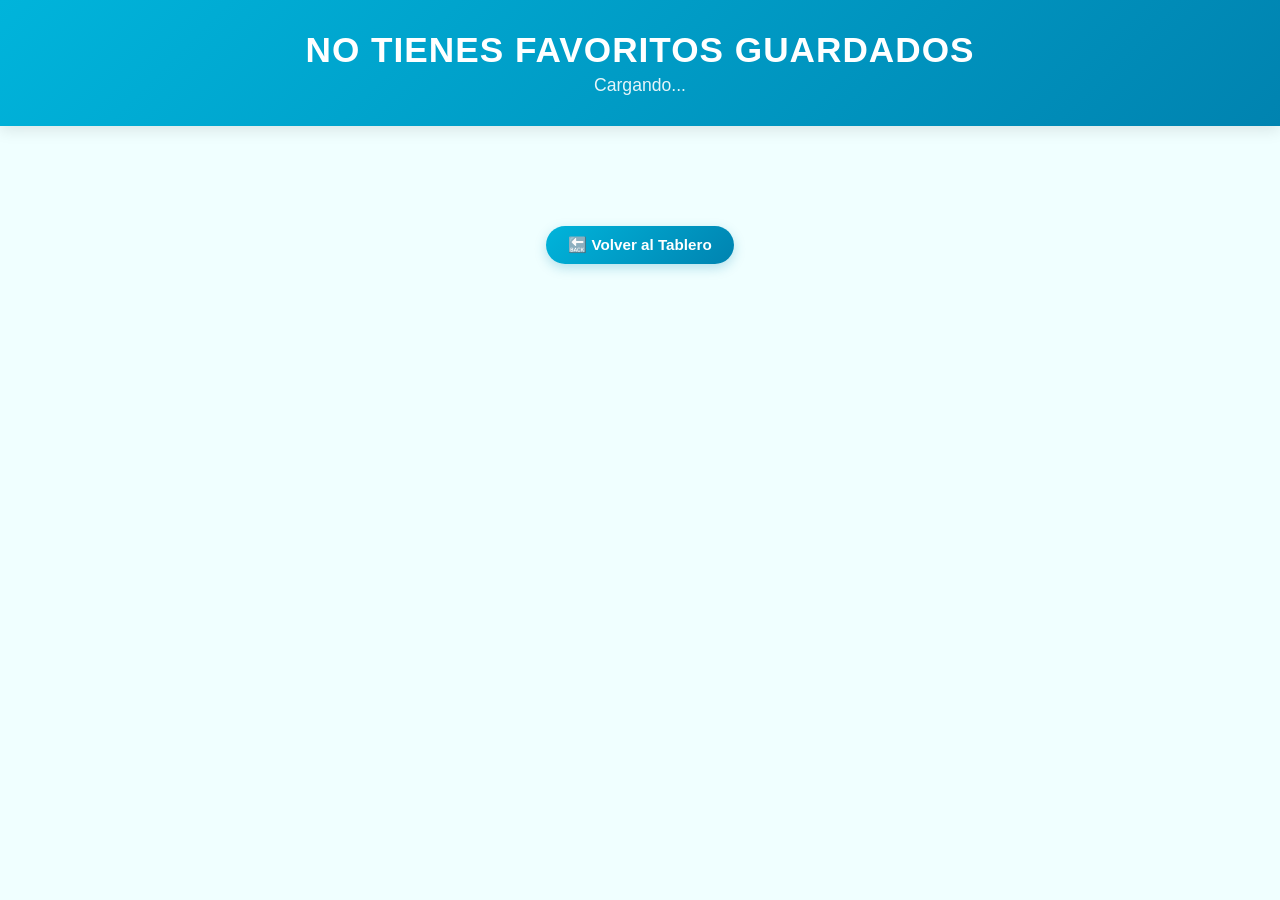
<file: java/favoritos.html>
<!DOCTYPE html>
<html lang="es">

<head>
    <meta charset="UTF-8">
    <title>Mis Favoritos</title>
    <link rel="stylesheet" href="styles.css">
</head>

<body style="background-color: azure;">
    <div class="centrado" style="text-align: center; background-color: aquamarine; margin: 0px 0px 20px 0px;">
        <h1 id="titulo">Mis Usuarios Favoritos</h1>    
        <h2 id="titulo">Cargando...</h1>
    </div>

    <div id="contenedor" class="contenedor-tablas"></div>

    <script>
        function cargarFavoritos() {
            const datosGuardados = localStorage.getItem('listaFavoritos');
            
            if (!datosGuardados) {
                document.getElementById('titulo').textContent = "No tienes favoritos guardados";
                return;
            }

            let res = {
                data: {
                    results: JSON.parse(datosGuardados)
                }
            };

            const contenedor = document.getElementById('contenedor');
            contenedor.innerHTML = "";

            document.getElementById('titulo').textContent = `Mostrando ${res.data.results.length} favorito(s)`;

            res.data.results.forEach((_, i) => {
                const tabla = document.createElement('table');

                tabla.innerHTML = `
                    <div class="tarjeta-usuario" onclick="verPerfil(${i})">
                        <div>
                            <h3>
                                ${res.data.results[i].name.first} ${res.data.results[i].name.last}
                            </h3>
                        </div>
                        <div>
                            <img src="${res.data.results[i].picture.thumbnail}" alt="foto">
                        </div>
                        <div class="texto">
                            <p class="informacion">
                                ${res.data.results[i].gender}
                            </p>
                            <p class="informacion">
                                ${res.data.results[i].dob.age}
                            </p>
                        </div>
                    </div>
                    <button onclick="eliminarFavorito(${i})" class="caneca-basura"><p>eliminar</p></button>
                `;

                contenedor.appendChild(tabla);
            });

            window.res = res;
        }

        function verPerfil(i) {
            localStorage.setItem('usuarioSeleccionado', JSON.stringify(window.res.data.results[i]));
            window.location.href = 'perfil.html';
        }

        function eliminarFavorito(i) {
            let lista = JSON.parse(localStorage.getItem('listaFavoritos'));
            lista.splice(i, 1);
            localStorage.setItem('listaFavoritos', JSON.stringify(lista));
            cargarFavoritos();
        }

        cargarFavoritos();
    </script>
    <div class="contenedor-regreso">
    <button onclick="window.location.href='index.html'" class="btn-regresar">
        🔙 Volver al Tablero
    </button>
    </div>
</body>

</html>
</file>
<file: factura/estilos.css>
*{
    margin: 0;
    padding: 0;
    font-family: Arial, Helvetica, sans-serif;
}

/* Contenedor principal de toda la factura */
.contenedor{
    max-height: 200px;
    width: 800px; /* ancho fijo */
    margin: 40px auto; /* centrado horizontal */
    display: flex; /* permite dividir en columnas */
}

/* Parte izquierda (contenido principal) */
.izquierda-box{
    width: 65%; /* ocupa el 60% */
    background: #f5f5f5; /* fondo claro */
    height:100%;
}

/* Parte derecha (resumen o totales) */
.derecha-box{
    width: 25%; /* ocupa el 40% */
    background: #2f3e46; /* fondo oscuro */
    color: white; /* texto blanco */
    height:100%;
}

/* Encabezado de la factura */
.encabezado{
    background-color: #50634f3a;
    display: flex;
    flex-direction: column; /* elementos en columna */
    justify-content: space-evenly; /* distribución vertical */
}

/* Título principal */
.titulo{
    font-size: 28px;
}

/* Subtítulo o información secundaria */
.subtitulo{
    font-size: 16px;
    padding: 20px 20px;
    color: #474747;
}

/* Sección de datos dividida en dos columnas */
.mitad{
    display: flex;
    justify-content: space-between;
    gap: 20px; /* espacio entre columnas */
    height: 177px;
    margin: 3% 3% 3% 10%;
}

.parte-final{
        margin: 3% 3% 3% 10%;
}

/* Contenedor de la tabla de productos */
.tabla-productos{
    height: 205px;
    padding: 3% 3% 3% 10%;
    background-color: #50634f3a;
}

/* Filas de encabezado y productos */
.header-row, .fila-producto{
    display: flex;
    justify-content: space-between;
    padding: 10px;
}

/* Encabezado en negrita */
.header-row{
    font-weight: bold;
}

/* Columnas de la tabla */
.celda1{ flex: 2; } /* más ancho */
.celda2, .celda3, .celda4{
    flex: 1;
    text-align: right; /* alineado a la derecha */
}

.tabla-totales{
    display:flex;
    flex-direction: column;
}

/*separador entre tabla y totales*/
.separador{
    font-weight: bold;
    display:flex;
    flex-direction: row;
    margin: 0%;
    justify-content: space-between;
}


.gris{
    color: #3f4f58;
    font-weight: bold;
}

/* Sección intermedia inferior */
.piemedio{
    margin-top: 20px;
    display: flex;
    flex-direction: column;
    justify-content: space-between;
    height: 100px;
    padding: 0% 0% 0% 5%;
}

.pagos-boton{
    display: flex;
    flex-direction: row;
    gap: 10px;
    padding: 10px 20px;
}



.boton-pago{
    display: flex;
    align-items: center;
    gap: 10px;
    padding: 10px 20px;
    cursor: pointer;
    background: #f0f0f0;
    border: 1px solid #ccc;
    border-radius: 5px;
    font-size: 16px;
}
.boton-pago-circular{
    width: 15px;
    height: 15px;
    border: 2px solid black;
    border-radius: 50%;
    display: inline-block;
    transition: background 0.3s;
  }

.nombre-card{
    display:flex;
    flex-direction: row;
    flex: 75% 12.5% 12.5%;
    padding: 0% 0% 5% 0%;
}

.nombre-card input{
    width: 25%;
}

/* Título de la factura (lado derecho) */
.titulo-factura{
    display: flex;
    align-items: center;
    background-color: #2f3e46;
    flex-direction: column;
    justify-content: space-evenly;
    height: 169px;
}

/* Sección de fechas */
.fechas{
    height: 209px;
    display: flex;
    flex-direction: column;
    justify-content: space-evenly;
    background-color: #3f4f58;
    align-items: center;
    text-align: center;
}
.resumen-productos{
    height: 202px;
    padding: 17% 5% 0% 0%;
}




/* Contenedor de totales */
.totales{
    display: flex;
    height: 80%;
    flex-direction: column;
    background-color: #3f4f58;
    justify-content: space-between;
    padding: 10% 12% 13% 12%;
}

.totales-header{
    color:  #a8c3d1;;
}

.totales p{
    padding: 4% 0%;
}
/* Total final destacado */
.total-final{
    font-weight: bold;
    background-color: #3f4f58;
    font-size: 20px;
    display: flex;
    justify-content: space-between;
    padding: 9% 0%;
}




.firma{
    background-color: #3f4f58;
    padding: 80% 0% 10% 0%;
    text-align: center;
}
.firma p{
    color:white;
    padding: 0% 0% 4% 0%;
}

.raya{
    border-top: 0.5px solid white;
    width: 80%;
    margin: 0% 10% 0% 10%;
}
img{
    height: 10%;
    width: 20%;
}



@media (max-width: 768px){

    .contenedor{
        transform: scale(0.6);
        transform-origin: top left;
    }

}
</file>
<file: trabajo/estilos.css>
/* VARIABLES CSS (Obligación técnica) */
:root {
    --dorado: #c5a059;
    --blanco: #ffffff;
    --gris-claro: #595b5c;
    --texto: #2d3748;
    --primario: rgb(5, 12, 75);
    --azul-pastel: rgb(96, 96, 96);
    --javier: rgb(88, 91, 156);
}

/* RESETEO Y BÁSICOS */
* {
    margin: 0;
    padding: 0;
    box-sizing: border-box;
}

body {
    font-family: 'Segoe UI', Tahoma, Geneva, Verdana, sans-serif;
    color: var(--texto);
    line-height: 1.6;
}

.contenedor {
    max-width: 1200px;
    margin: 0 auto;
    padding: 0 20px;
}

/* ENCABEZADO (Flexbox H) */
.encabezado {
    background: var(--primario);
    color: var(--blanco);
    padding: 20px 0;
}



.barra-superior {
    display: flex; /* FLEXBOX */
    justify-content: space-between;
    align-items: center;
    background: var(--primario);
}

.menu-navegacion {
    display: flex; /* FLEXBOX */
    gap: 20px;
}

.menu-navegacion a {
    color: var(--blanco);
    text-decoration: none;
    font-size: 0.9rem;
}

.menu-navegacion a:hover {
    color: var(--dorado);
}

/* PRESENTACIÓN (Flexbox Col) */
.presentacion-principal {
    background: linear-gradient(rgba(0,0,0,0.7), rgba(0,0,0,0.7)), url('https://via.placeholder.com/1920x600');
    background-size: cover;
    height: 350px;
    display: flex; 
    flex-direction: column; 
    justify-content: center;
    align-items: center;
    text-align: center;
    color: var(--blanco);
    max-width: 1200px;
    margin: 0 auto;

}

.titulo-grande {
    font-size: 2.5rem;
    max-width: 800px;
    margin-bottom: 15px; /* Margin en lugar de <br> */
}

.foto-perfil img{
    width: 250px;
    height: 180px;
}

.tarjeta-area img {
    width: 80%;
    height: 200px;
    margin-bottom: 15px;
}


.boton-accion {
    background: var(--dorado);
    color: var(--blanco);
    padding: 12px 25px;
    text-decoration: none;
    margin-top: 20px;
    font-weight: bold;
}

/* PSEUDO-ELEMENTO (Obligación técnica) */
.titulo-grande::after {
    content: "";
    display: block;
    width: 60px;
    height: 4px;
    background: var(--dorado);
    margin: 10px auto;
}

/* ÁREAS (CSS Grid) */
.seccion-areas {
    padding: 20px 0;
}

.cuadricula-areas {
    display: grid; /* GRID */
    grid-template-columns: repeat(3, 1fr);
    gap: 20px;
    
}

.tarjeta-area {
    background: var(--javier);
    padding: 30px;
    text-align: center;
    border-bottom: 3px solid var(--dorado);
}

.tarjeta-area i {
    font-size: 2rem;
    color: var(--dorado);
    margin-bottom: 10px;
}

/* EQUIPO Y PROCESO (Grid 2-Col) */
.seccion-equipo-proceso {
    background: var(--azul-pastel);
    padding: 30px 0;
    max-width: 1200px;
    margin: 0 auto;
}

.cuadricula-equipo {
    display: grid; /* GRID */
    grid-template-columns: 1fr 1fr; /* 2 COLUMNAS */
    gap: 50px;
    color: var(--blanco);

}

.grid-fotos {
    display: grid;
    grid-template-columns: repeat(2, 1fr);
    gap: 20px;
    margin-top: 20px;
}

.foto-perfil {
    background: var(--texto);
    padding: 15px;
    text-align: center;
}

.lista-proceso {
    margin-top: 20px;
    padding-left: 20px;
    font-size: 20px;
}

.lista-proceso li {
    margin-bottom: 15px;
}

/* SERVICIOS (Grid 2-Col) */
.seccion-servicios {
    padding: 25px 0;
}

.cuadricula-servicios {
    padding: 10px;
    display: grid; /* GRID */
    grid-template-columns: 1fr 1fr; /* 2 COLUMNAS */
    gap: 10px;
    margin-top: 30px;
}

.item-servicio {
    border: 1px solid #ddd;
    padding: 15px;
}

/* PIE DE PÁGINA (Flexbox H) */
.pie-pagina {
    background: var(--primario);
    color: var(--blanco);
    padding: 40px 0;
    max-width: 1200px;
    margin: 0 auto;
}

.barra-inferior {
    display: flex; /* FLEXBOX */
    justify-content: space-between;
    text-align: center;
}

/* SECCIÓN VIDEOS */
.seccion-videos {
    padding: var(--espacio-grande) 0;
}

/* TÍTULO CON PSEUDO-ELEMENTO (Obligatorio: ::after) */
.titulo-seccion {
    text-align: center;
    color: var(--color-principal);
    margin-bottom: 50px; /* Sin usar <br> */
    text-transform: uppercase;
    font-family: 'Segoe UI', sans-serif;
}

.titulo-seccion::after {
    content: "";
    display: block;
    width: 70px;
    height: 4px;
    background-color: var(--color-dorado);
    margin: 15px auto 0;
}

/* REJILLA (Obligatorio: CSS Grid) */
.rejilla-videos {
    display: grid;
    /* Manejo de responsividad: se adapta solo (mínimo 300px por tarjeta) */
    grid-template-columns: repeat(auto-fit, minmax(300px, 1fr));
    gap: 30px;
}

/* TARJETA CON PSEUDO-CLASE (Obligatorio: :hover) */
.tarjeta-video {
    background-color: var(--color-blanco);
    border: 1px solid #e2e8f0;
    transition: transform 0.3s ease;
    display: flex; /* Flexbox interno */
    flex-direction: column;
}

.tarjeta-video:hover {
    transform: scale(1.02);
}



.video-proporcional iframe {
    position: absolute;
    top: 0;
    left: 0;
    width: 100%;
    height: 100%;
}

.info-video {
    padding: 20px;
    text-align: center;
}

.info-video h4 {
    color: var(--color-dorado);
    margin-bottom: 10px;
}

.info-video p {
    font-size: 0.9rem;
    color: #4a5568;
}
.telefono-cabecera {
    font-size: 0.9rem;
    color: var(--blanco);
}

.seccion-areas {
            padding: 30px 0;
        }
        
.cuadricula-areas {
            display: grid; /* GRID DE 6 COLUMNAS */
            grid-template-columns: repeat(5, 1fr);
            gap: 25px;
            max-width: 1100px;
            margin: 0 auto;
        }

    .tarjeta-area {
            background: var(--javier);
            text-align: center;
            border-bottom: 30px solid var(--dorado);
            color: var(--blanco);
            border-radius: 8px;
            box-shadow: 0 4px 6px rgba(0,0,0,0.1);
            padding: 40px 30px;
            min-height: 350px;
            box-sizing: border-box;
            width: 100%;
        }

        .tarjeta-area i {
            font-size: 2rem;
            color: var(--dorado);
            margin-bottom: 15px;
            display: block;
        }

        .tarjeta-area img {
            width: 100%;
            max-width: 180px;
            height: 140px;
            object-fit: contain;
            margin: 0 auto 15px;
            display: block;
        }

/* ==================================================
CORRECCIÓN PARA QUE LOS VIDEOS NO SE VEAN CORTADOS
   ================================================== */
.seccion-videos {
    padding: 50px 0;
    background: #f0f2f5;
}

.seccion-videos .titulo-seccion {
    color: var(--primario);
    text-align: center;
    margin-bottom: 30px;
}

.rejilla-videos {
    display: grid;
    grid-template-columns: repeat(auto-fit, minmax(280px, 1fr));
    gap: 25px;
}

.tarjeta-video {
    background-color: var(--blanco);
    border: 1px solid #e2e8f0;
    transition: transform 0.3s ease;
    display: flex; 
    flex-direction: column;
    border-radius: 8px;
    overflow: hidden;
    box-shadow: 0 4px 6px rgba(0,0,0,0.05);
    object-fit: fill;
}

.tarjeta-video:hover {
    transform: translateY(-5px);
}
/* AQUÍ ESTÁ EL CAMBIO IMPORTANTE */
.envoltorio-video {
    position: relative;
    width: 100%;
    aspect-ratio: 16 / 9; /* Mantiene la proporción perfecta del video automáticamente */
    overflow: hidden; 
}

.envoltorio-video iframe {
    position: absolute;
    top: 0;
    left: 0;
    width: 100%;
    height: 100%;
    border: 0;
}

.caja-texto {
    padding: 15px;
    text-align: center;
    background: var(--blanco);
}

.caja-texto h4 {
    color: var(--dorado);
    margin-bottom: 5px;
}

.caja-texto p {
    font-size: 0.9rem;
    color: #4a5568;
}

/* ==================================================
   CSS AJUSTADO PARA VIDEOS DE DRIVE (MÁS ALTO)
   ================================================== */
.seccion-videos {
    padding: 50px 0;
    background: #f0f2f5;
}

.rejilla-videos {
    display: grid;
    /* Ajustamos el tamaño mínimo de las columnas para que quepan bien */
    grid-template-columns: repeat(auto-fit, minmax(280px, 1fr));
    gap: 25px;
}

.tarjeta-video {
    background-color: var(--blanco);
    border: 1px solid #e2e8f0;
    transition: transform 0.3s ease;
    display: flex; 
    flex-direction: column;
    border-radius: 8px;
    overflow: hidden;
    box-shadow: 0 4px 6px rgba(0,0,0,0.05);
}

/* ESTE ES EL BLOQUE CLAVE: Subimos la altura a 300px */
.envoltorio-video {
    position: relative;
    width: 100%;
    height: 300px; /* Al darle 300px, el aviso de Drive se acomoda arriba y el video se ve completo abajo */
    background-color: #000000; 
}

.envoltorio-video iframe {
    position: absolute;
    top: 0;
    left: 0;
    width: 100%;
    height: 100%;
    border: 0;
    display: block;
}

.caja-texto {
    padding: 15px;
    text-align: center;
    background: var(--blanco);
}
/* RESPONSIVIDAD */
@media (max-width: 768px) {
    .barra-superior, .cuadricula-equipo, .cuadricula-servicios, .barra-inferior {
        flex-direction: column;
        grid-template-columns: 1fr;
    }
    .cuadricula-areas {
        grid-template-columns: 1fr 1fr;
    }
}
</file>
<file: zapatos/style.css>
/* VARIABLES GLOBALES */
:root {
    /* Fondos de Productos */
    --bg-product-1: #cedbbf;
    --bg-product-2: #9ac9dc;
    --bg-product-3: #adb2d3;
    --bg-product-4: #0aebdf;
    --bg-product-5: #f59e0b;
    --bg-product-6: #c96060;
    --bg-product-7: #e5e5e5;
    --bg-product-8: #ecab86;
    --bg-product-9: #3b82f6;

    /* Paleta de Colores Generales */
    --color-white: #ffffff;
    --color-gray: #dfdfdf;
    --color-yellow: #fbbf24;
    --color-orange: #fb923c;
    --color-green: #22c55e;
    --color-blue: #3b82f6;
    --color-brown: #78350f;
    --color-pink: #ec4899;
    --color-red: #ef4444;
    --color-purple: #8b5cf6;
    --color-black: #111111;
    --color-title: #4b5563;
    --color-gris: #6d6e70;
}

body {
    margin: 0;
    font-family: system-ui;
    background: var(--color-gray);
    color: #171717;
}

/* HERO */
.hero {
    height: 400px;
    background: url("img/images\ \(1\).jpg") center/100% 100% no-repeat;
    color: var(--color-white);
    display: flex;
    flex-direction: column;
    justify-content: space-between;
    border-radius: 0% 0% 50% 50%;
}

.subheader-bar {
    display: flex;
    justify-content: space-between;
    align-items: center;
    padding: 18px 24px;
    border-radius: 16px;
    border: 1px solid var(--color-gray);
    max-width: 1200px;
    margin: 0 auto 30px auto;
    font-family: inherit;
    gap: 20px;
    box-sizing: border-box;
    width: 100%;
    border-bottom: 1px solid var(--color-title);

}

.subheader-title {
    font-size: 17px;
    color: var(--color-title);
    text-transform: uppercase;
    letter-spacing: -0.01em;
}

.sub-left h2 {
    font-size: 16px;
    font-weight: 800;
    color: var(--color-black);
    margin: 0;
    letter-spacing: -0.01em;
}

.sub-center {
    display: flex;
    gap: 24px;
    align-items: center;
}

.seleccion{
    color: #737373;
    font-size: 14px;
    padding: 6px 2px;
    cursor: pointer;
    position: relative;
    transition: color 0.25s ease;
    white-space: nowrap;
}

.seleccion:focus {
    color: var(--color-black);
    color: #8b5cf6; /* Tono moratón de tu paleta interactiva */
    font-weight: 700;
}



.sort-opt.active::after {
    content: '';
    position: absolute;
    bottom: -2px;
    left: 0;
    width: 100%;
    height: 2px;
    background: #8b5cf6;
    border-radius: 2px;
}

.sub-right {
    display: flex;
    align-items: center;
}

.news-mini {
    display: flex;
    align-items: center;
    border-bottom: 1.5px solid #dfdfdf;
    padding-bottom: 3px;
    gap: 8px;
    max-width: 180px;
}

.news-mini .mail-icon {
    font-size: 12px;
    color: #9e9e9e;
}

.news-mini input {
    border: none;
    background: transparent;
    font-size: 11.5px;
    color: var(--color-black);
    outline: none;
    width: 110px;
}

.news-mini input::placeholder {
    color: #a3a3a3;
}

.news-mini button {
    background: none;
    border: none;
    color: #737373;
    cursor: pointer;
    font-size: 14px;
    padding: 0 4px;
    transition: color 0.2s, transform 0.2s;
}

.news-mini button:hover {
    color: var(--color-black);
    transform: translateX(2px);
}

.nav {
    display: flex;
    justify-content: space-between;
    padding: 20px;
}

.nav-left,
.nav-right {
    display: flex;
    gap: 10px;
    align-items: center;
}

.menu {
    display: flex;
    gap: 20px;
}

.menu a {
    color: var(--color-white);
    opacity: .7;
    text-decoration: none;
}

.menu .active {
    opacity: 1;
    font-weight: bold;
}

.logo {
    font-weight: bold;
}

.search {
    padding: 6px;
    border-radius: 20px;
    border: none;
}

.btn {
    background: rgba(255, 255, 255, .1);
    border: 1px solid rgba(255, 255, 255, .2);
    color: var(--color-white);
    padding: 6px 10px;
    border-radius: 8px;
}

.cart span {
    padding: 2px 6px;
    border-radius: 50%;
    font-size: 10px;
}

.arriba {
    position: relative;
    text-align: center;
    top: -50px;
}

.hero-title {
    text-align: center;
    font-size: 48px;
}

.cta {
    bottom: 20px;
    left: 50%;
    padding: 12px 30px;
    border-radius: 30px;
    border: none;
}

/* LAYOUT */
.layout {
    display: flex;
    gap: 40px;
    padding: 40px;
    max-width: 1200px;
    margin: auto;
}

/* FILTERS */
.filters {
    width: 250px;
}

.fh {
    font-size: 12px;
    font-weight: bold;
    text-transform: uppercase;
}

.ft {
    font-size: 11px;
    margin-bottom: 10px;
}

.box-ft {
    display: grid;
    grid-template-columns: 1fr 1fr;
    gap: 10px;
    margin-bottom: 20px;
}

.box {
    margin-bottom: 20px;
}

/* COLORS (Usando variables) */
.colors {
    display: grid;
    grid-template-columns: 1fr 1fr 1fr 1fr 1fr 1fr;
    gap: 10px;
}

.circulo {
    width: 30px;
    height: 30px;
    border-radius: 50%;
}

.circulo:hover {
    border: 5px solid var(--color-black);
}
.white{
    background: var(--color-white);
}

.gray {
    background: var(--color-gris);
}

.yellow {
    background: var(--color-yellow);
}

.orange {
    background: var(--color-orange);
}

.green {
    background: var(--color-green);
}

.blue {
    background: var(--color-blue);
}

.brown {
    background: var(--color-brown);
}

.pink {
    background: var(--color-pink);
}

.red {
    background: var(--color-red);
}

.purple {
    background: var(--color-purple);
}

.black {
    background: var(--color-black);
}

.active {
    outline: 2px solid var(--color-black);
}

.multicolor {
    background: linear-gradient(45deg, var(--color-red), var(--color-orange), var(--color-yellow), var(--color-green), var(--color-blue), var(--color-purple));
}

/* SIZES */
.sizes {
    display: grid;
    grid-template-columns: repeat(5, 1fr);
}

.s {
    height: 50px;
    font-size: 11px;
    border: solid var(--color-black);
    background: var(--color-white);
}

.s:focus{
    background: var(--color-black);
    color: var(--color-white);
}

/* PRODUCTS */
.grid {
    flex: 1;
    display: grid;
    grid-template-columns: repeat(3, 1fr);
    gap: 20px;
}

.pc {
    background: var(--color-white);
    border-radius: 16px;
    overflow: hidden;
}

.img {
    height: 250px;
    display: flex;
    justify-content: center;
    align-items: center;
    position: relative;
}

.img img {
    width: 70%;
    max-height: 250px;
    transition: .3s;
}

.pc:hover img {
    transform: scale(1.05) rotate(2deg);
}

.pb {
    position: absolute;
    right: 10px;
    bottom: 10px;
    width: 35px;
    height: 35px;
    border-radius: 50%;
    border: none;
}

/* TAG */
.tag {
    position: absolute;
    top: 10px;
    left: 10px;
    background: var(--color-black);
    color: var(--color-white);
    font-size: 10px;
    padding: 3px 6px;
    border-radius: 10px;
}

/* BACKGROUNDS (Usando variables) */
.bg1 { background-color: var(--bg-product-1); }
.bg2 { background-color: var(--bg-product-2); }
.bg3 { background-color: var(--bg-product-3); }
.bg4 { background-color: var(--bg-product-4); }
.bg5 { background-color: var(--bg-product-5); }
.bg6 { background-color: var(--bg-product-6); }
.bg7 { background-color: var(--bg-product-7); }
.bg8 { background-color: var(--bg-product-8); }
.bg9 { background-color: var(--bg-product-9); }

/* INFO */
.info {
    padding: 10px;
}

/* FOOTER */
.ftr {
    background: var(--color-gray);
    margin-top: 50px;
}

.ftr-grid {
    display: grid;
    grid-template-columns: repeat(5, 1fr);
    padding: 40px;
    gap: 20px;
}

.ftr-bottom {
    display: flex;
    justify-content: space-between;
    padding: 20px 40px;
    font-size: 12px;
    flex-wrap: wrap;
    gap: 10px;
}

.links {
    display: flex;
    gap: 10px;
}

.news {
    display: flex;
    gap: 5px;
    align-items: center;
}

.news input {
    border: none;
    background: transparent;
    outline: none;
}

.linea {
    display: block;
    content: "";
    height: 4px;
    background-color: var(--color-black);
    border: none;
    margin: 25px auto;
    max-width: 1200px;
    width: 100%;
}

@media (max-width:965px){
    .grid{
            grid-template-columns: repeat(2, 1fr);
    }
    .colors{
            grid-template-columns: repeat(5, 1fr);
    }
    .sizes{
            grid-template-columns: repeat(4, 1fr);
    }
    .ftr-grid{
            grid-template-columns: repeat(4, 1fr);

    }
}
@media (max-width:800px){
    .grid{
            grid-template-columns: repeat(1, 1fr);
            height: 3000px;
            width: 100px
    }
    .colors{
            grid-template-columns: repeat(4, 1fr);
    }
    .sizes{
            grid-template-columns: repeat(3, 1fr);
    }
    .ftr-grid{
            grid-template-columns: repeat(3, 1fr);

    }
    .img{
        height:200px;
        
    }
    .info{
        height:50px;
    }
}
</file>
<file: java/styles.css>
* {
    margin: 0;
    padding: 0;
    box-sizing: border-box;
}

body {
    font-family: 'Segoe UI', Tahoma, Geneva, Verdana, sans-serif;
    background-color: #f0f4f8;
    color: #333;
    padding-bottom: 40px;
}

.centrado {
    background: linear-gradient(135deg, #00b4db, #0083b0);
    color: white;
    padding: 30px 20px;
    box-shadow: 0 4px 15px rgba(0, 0, 0, 0.1);
}

.centrado h1 {
    font-size: 2.2rem;
    font-weight: 700;
    letter-spacing: 1px;
    text-transform: uppercase;
    margin-bottom: 5px;
}

.centrado h2 {
    font-size: 1.1rem;
    font-weight: 400;
    opacity: 0.9;
}

.contenedor-tablas {
    display: grid;
    grid-template-columns: repeat(auto-fill, minmax(240px, 1fr));
    gap: 25px;
    padding: 30px;
    max-width: 1300px;
    margin: 0 auto;
}

table {
    display: block;
    position: relative;
    border-collapse: collapse;
}

.tarjeta-usuario {
    background-color: #ffffff;
    border-radius: 16px;
    padding: 25px 15px 20px;
    display: flex;
    flex-direction: column;
    align-items: center;
    justify-content: space-between;
    text-align: center;
    box-shadow: 0 8px 20px rgba(0, 0, 0, 0.06);
    transition: transform 0.25s ease, box-shadow 0.25s ease;
    cursor: pointer;
    border: 1px solid #e1e8ed;
    height: 100%;
}

.tarjeta-usuario:hover {
    transform: translateY(-6px);
    box-shadow: 0 12px 25px rgba(0, 0, 0, 0.12);
}

.tarjeta-usuario h3 {
    font-size: 1.1rem;
    color: #1a252c;
    font-weight: 600;
    margin-bottom: 12px;
}

.tarjeta-usuario img {
    border-radius: 50%;
    width: 85px;
    height: 85px;
    object-fit: cover;
    border: 3px solid #00b4db;
    margin-bottom: 15px;
    box-shadow: 0 4px 8px rgba(0, 0, 0, 0.1);
}

.texto {
    display: flex;
    gap: 15px;
    justify-content: center;
    align-items: center;
    background-color: #f7fafc;
    padding: 8px 16px;
    border-radius: 20px;
    width: 100%;
}

.informacion {
    font-size: 0.9rem;
    font-weight: 600;
    color: #4a5568;
    text-transform: capitalize;
}

.estrella {
    width: 38px;
    height: 38px;
    background-color: #ffca28;
    clip-path: polygon(50% 0%, 61% 35%, 98% 35%, 68% 57%, 79% 91%, 50% 70%, 21% 91%, 32% 57%, 2% 35%, 39% 35%);
    position: absolute;
    top: 12px;
    right: 12px;
    border: none;
    cursor: pointer;
    font-size: 0;
    z-index: 5;
    transition: transform 0.2s ease, background-color 0.2s ease;
}

.estrella:hover {
    transform: scale(1.2);
    background-color: #ffb300;
}

div.favoritos\.html {
    text-align: center;
    margin-top: 20px;
}

div.favoritos\.html a {
    display: inline-block;
    padding: 12px 28px;
    background: #0083b0;
    color: white;
    text-decoration: none;
    font-weight: bold;
    border-radius: 25px;
    box-shadow: 0 4px 10px rgba(0, 131, 176, 0.3);
    transition: background 0.2s ease;
}

div.favoritos\.html a:hover {
    background: #00668a;
}
.caneca-basura {
            width: 80px;
            height: 80px;
            background-color: #6c757d;
            clip-path: polygon(
                35% 0%, 65% 0%, 65% 8%, 90% 8%, 90% 18%, 83% 18%, 75% 100%, 25% 100%, 
                17% 18%, 10% 18%, 10% 8%, 35% 8%, 35% 0%,
                33% 25%, 33% 90%, 39% 90%, 39% 25%, 33% 25%,
                47% 25%, 47% 90%, 53% 90%, 53% 25%, 47% 25%,
                61% 25%, 61% 90%, 67% 90%, 67% 25%, 61% 25%
            );
            position: absolute;
    top: 8px;
    right: 8px;
    display: flex;
    align-items: center;
    justify-content: center;
    text-align: center;
    font-size: 8px;
    font-weight: bold;
    color: #333;
    border: none;
    cursor: pointer;
    z-index: 1;
        }
    .caneca-basura p{
        font-size: 20px;
        z-index: 2;
    }

    .contenedor-regreso {
    display: flex;
    justify-content: center;
    padding: 20px 30px 0 30px;
    max-width: 1300px;
    margin: 0 auto;
}

.btn-regresar {
    background: linear-gradient(135deg, #00b4db, #0083b0);
    color: #ffffff;
    border: none;
    padding: 10px 22px;
    font-size: 0.95rem;
    font-weight: 600;
    border-radius: 25px;
    cursor: pointer;
    box-shadow: 0 4px 12px rgba(0, 131, 176, 0.25);
    transition: transform 0.2s ease, box-shadow 0.2s ease, background 0.2s ease;
    display: flex;
    align-items: center;
    gap: 8px;
}

.btn-regresar:hover {
    transform: translateY(-2px);
    box-shadow: 0 6px 16px rgba(0, 131, 176, 0.35);
    background: linear-gradient(135deg, #00a4c7, #007299);
}
</file>
